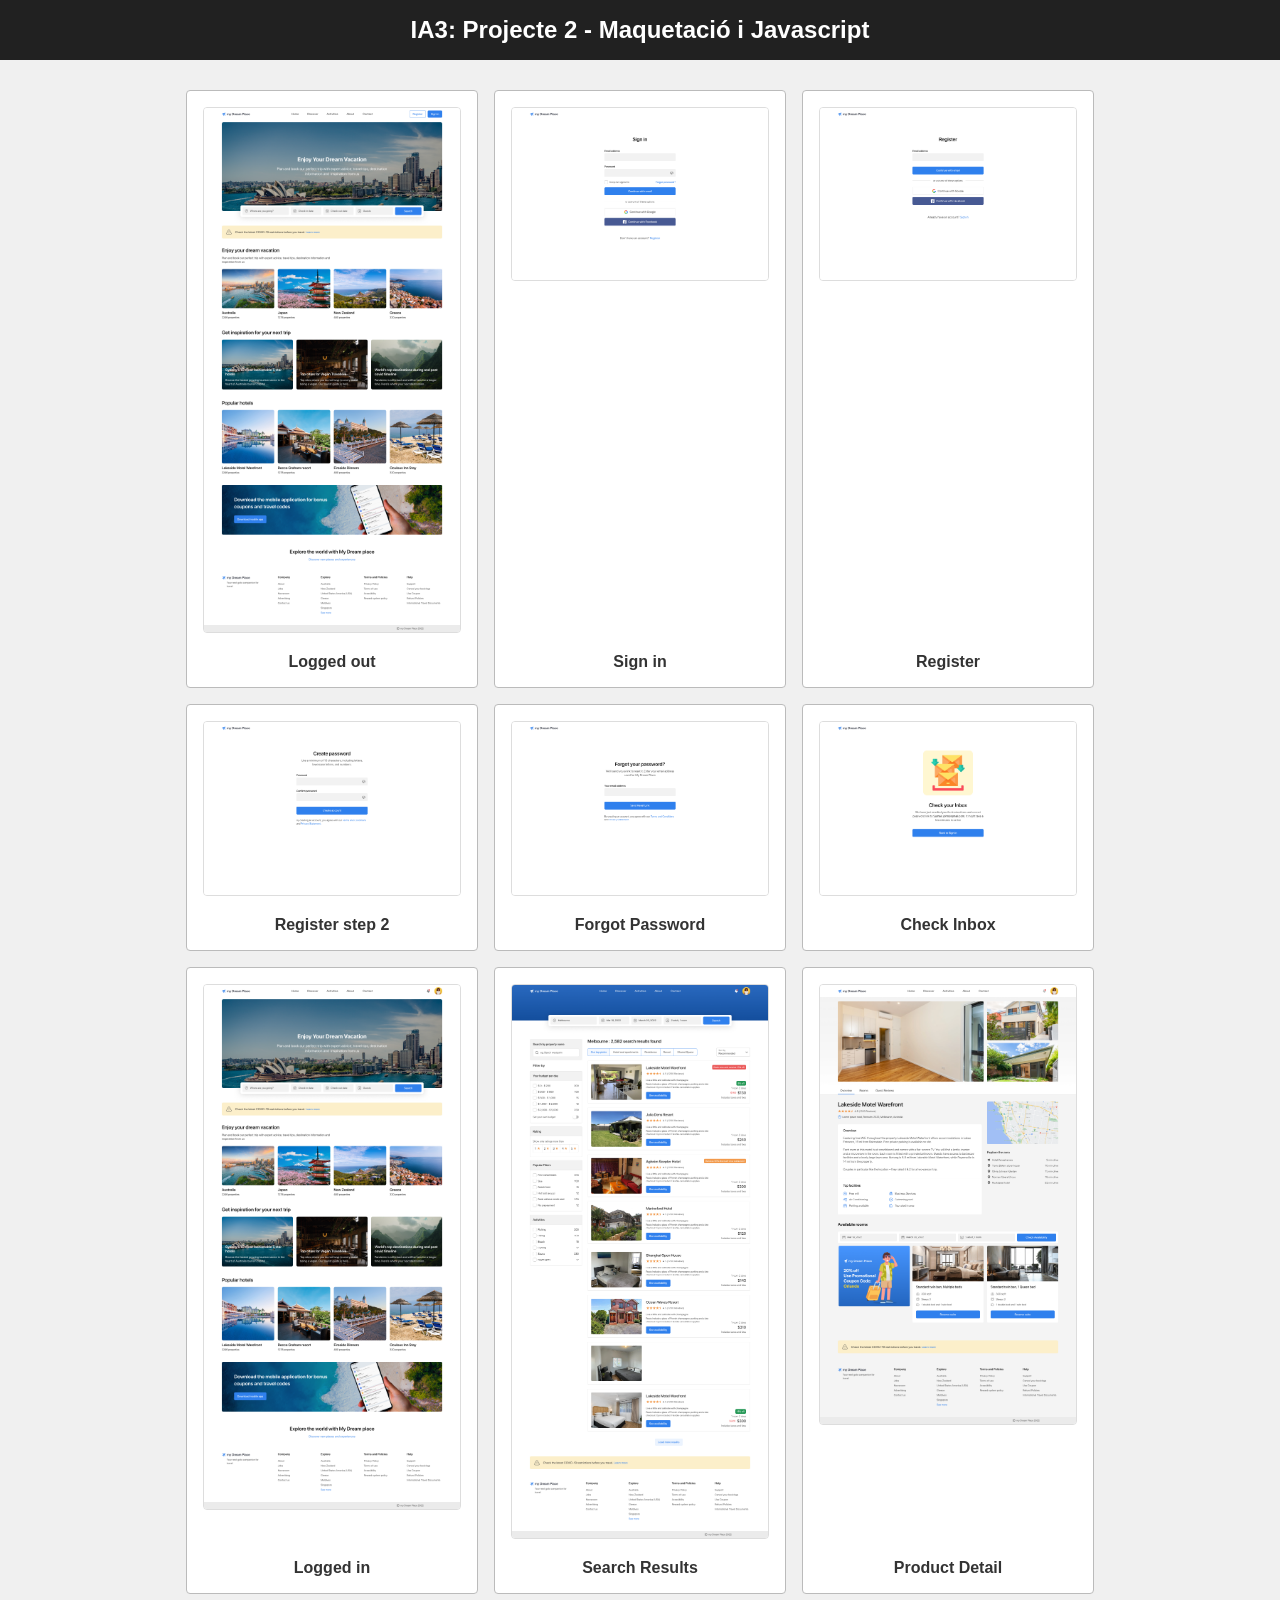
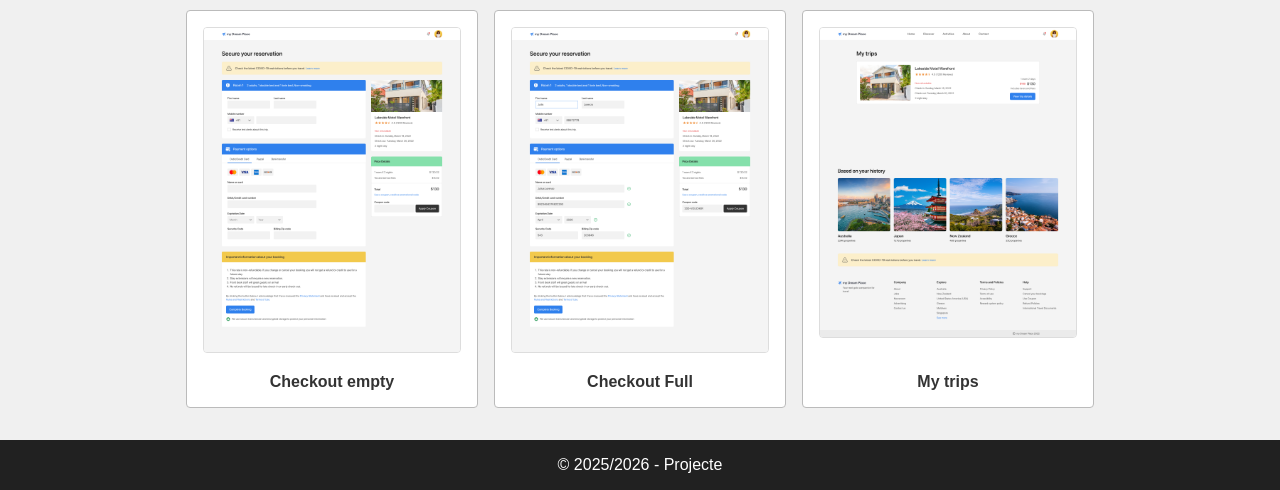
<file: index.html>
<!DOCTYPE html>
<html lang="ca">
	<head>
		<meta charset="UTF-8" />
		<title>Projecte Figma - Índex</title>
		<link rel="stylesheet" href="estilos.css"/>
	</head>
	<body>
		<header>
			<h2>IA3: Projecte 2 - Maquetació i Javascript</h2>
		</header>
        <main>
			<section class="tarjetas">
				<div class="tarjetas-item">
					<a href="paginas/sinsesion.html" target="_blank">
						<img src="/imagenes-pagina-principal/Wireframe_Homepage.png" alt="Sense sessió"/>
					</a>
					<h3>Logged out</h3>
				</div>

				<div class="tarjetas-item">
					<a href="paginas/sign.html" target="_blank">
						<img src="/imagenes-pagina-principal/signin.png" alt="Sign in"/>
					</a>
					<h3>Sign in</h3>
				</div>

				<div class="tarjetas-item">
					<a href="paginas/register.html" target="_blank">
						<img src="/imagenes-pagina-principal/register.png" alt="Register"/>
					</a>
					<h3>Register</h3>
				</div>

				<div class="tarjetas-item">
					<a href="paginas/password.html" target="_blank">
						<img src="/imagenes-pagina-principal/Registerstep2.png" alt="Register step 2"/>
					</a>
					<h3>Register step 2</h3>
				</div>

				<div class="tarjetas-item">
					<a href="/paginas/forgot.html" target="_blank">
						<img src="/imagenes-pagina-principal/Forgotpassword.png" alt="Forgot Password"/>
					</a>
					<h3>Forgot Password</h3>
				</div>

				<div class="tarjetas-item">
					<a href="paginas/inbox.html" target="_blank">
						<img src="/imagenes-pagina-principal/Checkinbox.png" alt="Check Inbox"/>
					</a>
					<h3>Check Inbox</h3>
				</div>

				<div class="tarjetas-item">
					<a href="paginas/principal.html" target="_blank">
						<img src="imagenes-pagina-principal/Wireframe_Homepage2.png" alt="Sessió iniciada"/>
					</a>
					<h3>Logged in</h3>
				</div>

				<div class="tarjetas-item">
					<a href="paginas/search.html" target="_blank">
						<img src="/imagenes-pagina-principal/SearchResults.png" alt="Search Results"/>
					</a>
					<h3>Search Results</h3>
				</div>

				<div class="tarjetas-item">
					<a href="paginas/product.html" target="_blank">
						<img src="/imagenes-pagina-principal/Productdetail.png" alt="Product Detail"/>
					</a>
					<h3>Product Detail</h3>
				</div>

				<div class="tarjetas-item">
					<a href="paginas/checkout1.html" target="_blank">
						<img src="imagenes-pagina-principal/Checkout.png" alt="Checkout empty"/>
					</a>
					<h3>Checkout empty</h3>
				</div>
				<div class="tarjetas-item">
					<a href="paginas/checkout2.html" target="_blank">
						<img src="imagenes-pagina-principal/CheckoutFull.png" alt="Checkout Full"/>
					</a>
					<h3>Checkout Full</h3>
				</div>
				<div class="tarjetas-item">
					<a href="paginas/mytrips.html" target="_blank">
						<img src="imagenes-pagina-principal/Mytrips.png" alt="My trips"/>
					</a>
					<h3>My trips</h3>
				</div>
			</section>
		</main>
		<footer>
			<p>&copy; 2025/2026 - Projecte</p>
		</footer>
	</body>
</html>
</file>
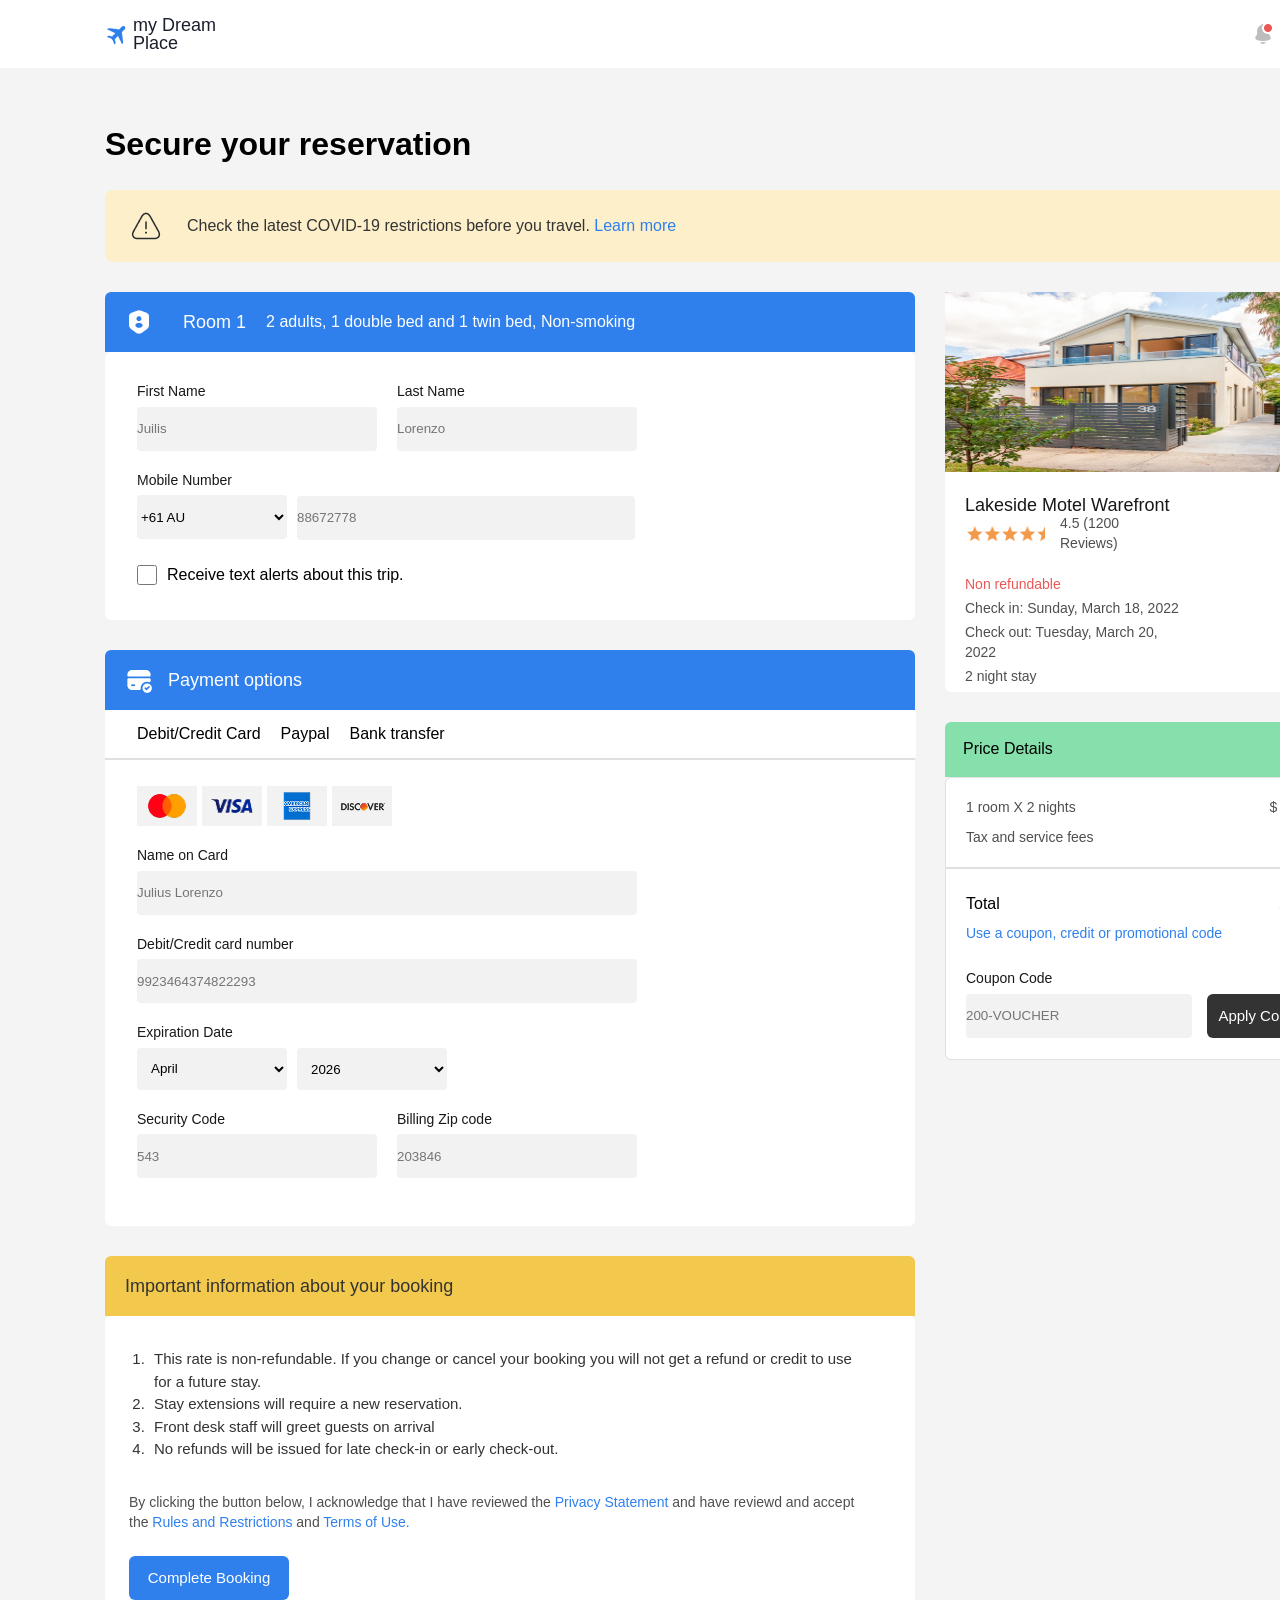
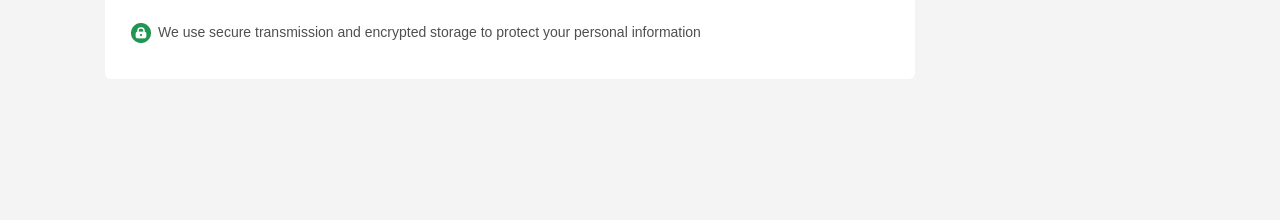
<file: paginas/checkout2.html>
<!DOCTYPE html>
    <html lang="en">
    <head>
        <meta charset="UTF-8">
        <meta name="viewport" content="width=device-width, initial-scale=1.0">
        <title>IA3 Projecte 2 - Maquetació i Javascript</title>
        <link rel="stylesheet" href="checkout1.css">
        <link href="https://fonts.cdnfonts.com/css/sf-pro-display" rel="stylesheet">
    </head>
    <body>
        <header>
            <nav class="navbar">
                <div class="imagenavion"><img src="/imagenes-pagina-principal/avion.png" alt="avion"><span class="aviontexto">my Dream Place</span></div>
                <div class="imagenesnav">
                    <img src="/imagenes-pagina-principal/notificacion2.png" alt="notification" class="notification">
                    <img src="/imagenes-pagina-principal/fotoperfil.png" alt="Foto de perfil" class="fotoperfil">
                </div>
            </nav>
            <div class="Subheader">
                <div class="Reserva">
                    <h2>Secure your reservation</h2>
                </div>
                <div class="aviso">
                        <img class="peligro" src="/imagenes-pagina-principal/exclamacion.png" alt="peligro">
                        <p>Check the latest COVID-19 restrictions before you travel.<span> Learn more</span></p>
                </div>
            </div>
        </header>
        <main>
            <div class="Parteizq">
                <div class="Room1">
                    <img src="/imagenes-pagina-principal/seguridad.png" alt="seguridad">
                    <span class="Room1span1">Room 1</span><span class="Room1span2">2 adults, 1 double bed and 1 twin bed, Non-smoking</span>
                </div>
                <div class="datos1">
                    <div class="separar_datos">
                        <div>
                            <label>
                                First Name
                                <input type="text" name="nombre" id="nombre" placeholder="Juilis">
                            </label>
                        </div>
                        <div class="nombree">
                            <label>
                                Last Name
                                <input type="text" name="apellido" id="apellido" placeholder="Lorenzo">
                            </label>
                        </div>
                    </div>
                    <div class="separar_datos2">
                        <div class="movil">
                            <label>
                                Mobile Number
                                <select name="telefono" id="telefono">
                                    <option value="n61">+61 AU</option>
                                    <option value="+1">+1 USA</option>
                                    <option value="+44">+44 UK</option>
                                </select>
                            </label>
                        </div>
                        <div class="vacio">
                            <input type="text" name="textovacio" id="textovacio" placeholder="88672778">
                        </div>
                    </div>
                    <div class="separar_datos3">
                        <div class="alinear_checkbox">
                            <input type="checkbox" id="alerta" name="alerta">
                            <span class="Receive">Receive text alerts about this trip.</span>
                        </div>
                    </div>
                </div>
                <div class="datos2">
                    <div class="opciones_pago">
                        <img src="/imagenes-pagina-principal/cartera.png" alt="cartera">
                        <span>Payment options</span>
                    </div>
                    <div class="opciones_bancarias">
                        <p>Debit/Credit Card</p>
                        <p>Paypal</p>
                        <p>Bank transfer</p>
                    </div>
                    <div class="linea"></div>
                    <div class="tipo_pagos">
                        <div class="debito">
                            <img src="/imagenes-pagina-principal/debito.png" alt="debito">
                        </div>
                        <div class="visa">
                            <img src="/imagenes-pagina-principal/visa.png" alt="visa">
                        </div>
                        <div class="american_express">
                            <img src="/imagenes-pagina-principal/americanexpress.png" alt="american_express">
                        </div>
                        <div class="discover">
                            <img src="/imagenes-pagina-principal/discover.png" alt="discover">
                        </div>
                    </div>
                    <div class="separacion">
                        <div class="Nombretarjeta">
                            <label for="nomtarjeta">Name on Card</label>
                            <div class="fila">
                                <input type="text" id="nomtarjeta" placeholder="Julius Lorenzo">
                            </div>
                        </div>
                        <div class="Ntarjeta">
                            <label>
                                Debit/Credit card number
                                <input type="text" name="numtarjeta" id="numtarjeta" placeholder="9923464374822293">
                            </label>
                        </div>
                        <div class="separar_datos2">
                            <div class="Fecha">
                                <label>
                                    Expiration Date
                                    <select name="Month">
                                        <option value="April">April</option>
                                        <option value="January">January</option>
                                        <option value="February">February</option>
                                        <option value="March">March</option>
                                        <option value="May">May</option>
                                        <option value="June">June</option>
                                        <option value="July">July</option>
                                        <option value="August">August</option>
                                        <option value="September">September</option>
                                        <option value="October">October</option>
                                        <option value="November">November</option>
                                        <option value="December">December</option>
                                    </select>
                                </label>
                            </div>
                            <div class="Fecha2">
                                <select name="Year">
                                    <option value="2026">2026</option>
                                    <option value="2030">2030</option>
                                    <option value="2029">2029</option>
                                    <option value="2028">2028</option>
                                    <option value="2027">2027</option>
                                </select>
                            </div>
                        </div>
                        <div class="separar_datos">
                            <div>
                                <label>
                                    Security Code
                                    <input type="text" name="seguridad" id="seguridad" placeholder="543">
                                </label>
                            </div>
                            <div>
                                <label>
                                    Billing Zip code
                                    <input type="text" placeholder="203846">
                                </label>
                            </div>
                        </div>
                    </div>
                </div>
                <div class="Info">
                    <strong>Important information about your booking</strong>
                </div>
                <div class="Informacion_compra">
                    <div class="Dentro_INFO">
                        <ul class="Puntos_info">
                            <li>This rate is non-refundable. If you change or cancel your booking you will not get a refund or credit to use for a future stay.</li>
                            <li>Stay extensions will require a new reservation.</li>
                            <li>Front desk staff will greet guests on arrival</li>
                            <li>No refunds will be issued for late check-in or early check-out.</li>
                        </ul>
                    </div>
                        <p>By clicking the button below, I acknowledge that I have reviewed the <span>Privacy Statement</span> and have reviewd and accept the <span>Rules and Restrictions</span> and <span>Terms of Use.</span></p>
                    <button class="afirmar_reserva"><a href="mytrips.html">Complete Booking</a></button>
                    <div class="separar_datos4">
                        <img src="/imagenes-pagina-principal/candado.png" alt="Candado">
                        <p>We use secure transmission and encrypted storage to protect your personal information</p>
                    </div>
                </div>
            </div>
            <div class="Parteder">
                <div class="Info_motel">
                    <img src="/imagenes-pagina-principal/LakeSideMotel.png" alt="LakeSideMotel">
                    <div class="Separacion2">
                        <strong class="LakeSideMotel">Lakeside Motel Warefront</strong>
                        <div class="Estrellas_opiniones">
                            <img src="/imagenes-pagina-principal/estrellas.png" alt="Estrellas">
                            <p>4.5 (1200 Reviews)</p>
                        </div>
                        <div class="Especificaciones">
                            <span>Non refundable</span>
                            <p>Check in: Sunday, March 18, 2022</p>
                            <p>Check out: Tuesday, March 20, 2022</p>
                            <p>2 night stay</p>
                        </div>
                    </div>
                </div>
                <div class="Detalles">
                    <strong>Price Details</strong>
                </div>
                <div class="Precios">
                    <div class="Estrellas_opiniones2">
                        <p>1 room X 2 nights</p>
                        <p>$ 120.32</p>
                    </div>
                    <div class="Estrellas_opiniones2">
                        <p>Tax and service fees</p>
                        <p>$ 8.32</p>
                    </div>
                    <div class="linea2"></div>
                    <div class="Estrellas_opiniones3">
                        <p>Total</p>
                        <span>$130</span>
                    </div>
                    <div class="Cupon">
                        <span>Use a coupon, credit or promotional code</span>
                    </div>
                    <div class="Estrellas_opiniones3">
                        <label>
                            Coupon Code
                            <input type="text" id="textocupon" name="textocupon" placeholder="200-VOUCHER">
                        </label>
                        <button class="Aplica_cupon">Apply Coupon</button>
                    </div>        
                </div>
            </div>
        </main>
    </body>
    </html>
</file>
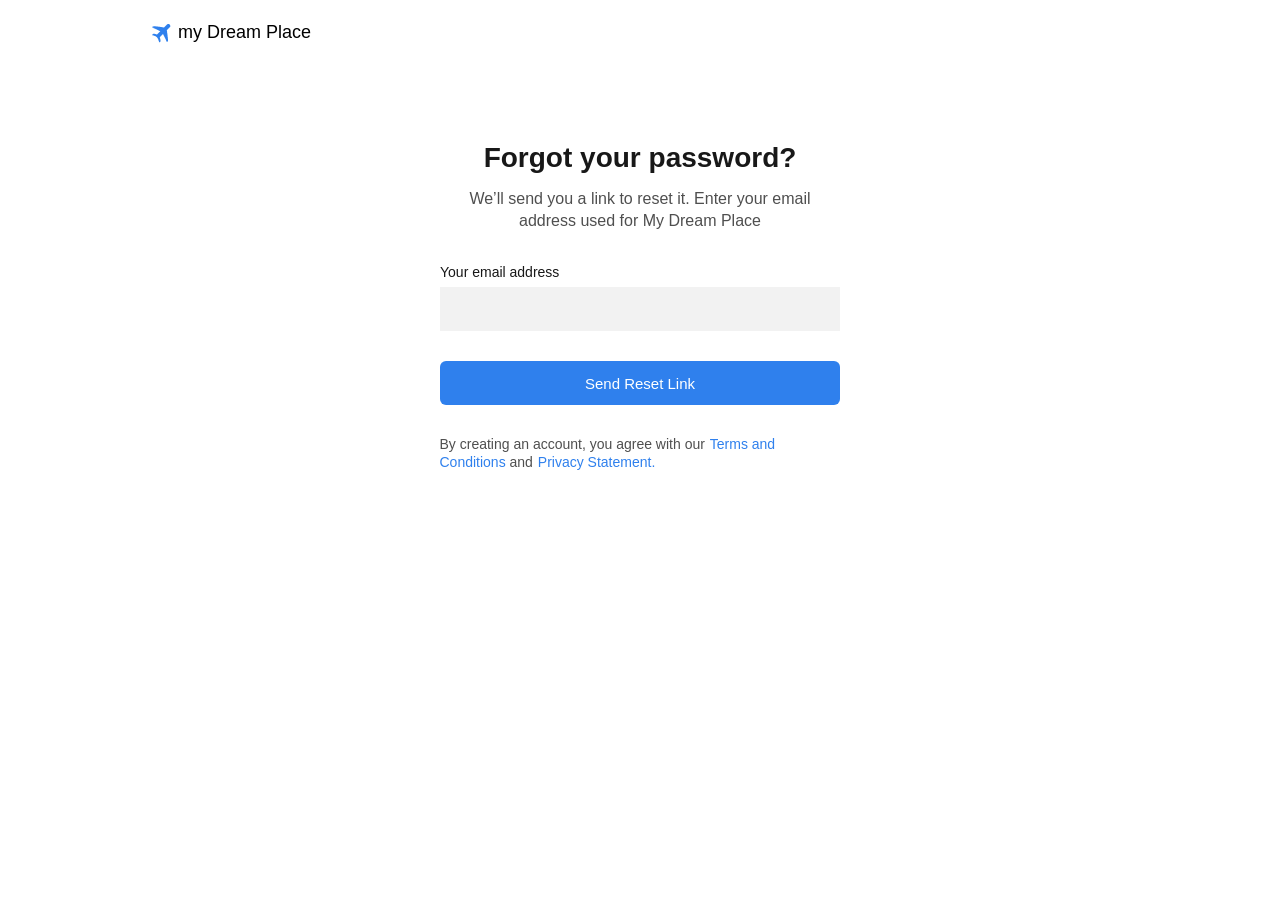
<file: paginas/forgot.html>
<!DOCTYPE html>
<html lang="en">
<head>
    <meta charset="UTF-8">
    <meta name="viewport" content="width=device-width, initial-scale=1.0">
    <title>Forgot your Password?</title>
    <link rel="stylesheet" href="forgot.css">
    <link href="https://fonts.cdnfonts.com/css/sf-pro-display" rel="stylesheet">
</head>
<body>
    <header class="encabezado">
        <img src="/imagenes-pagina-principal/avion.png" alt="avion"><span>my Dream Place</span></img>
    </header>

    <section class="contenedor_formulario">
        <h2>Forgot your password?</h2>
        <p>We’ll send you a link to reset it. Enter your email address used for My Dream Place</p>

        <form class="formulario">
            
            <label for="email">Your email address</label>
            <div class="grupo-email">
                <input type="email" id="email">
            </div>

            <button class="restablecer"><a href="inbox.html">Send Reset Link</a></button>

        </form>

    </section>

    <div class="centrarizquierda">
        <div class="terminos">
            By creating an account, you agree with our
            <span> Terms and Conditions</span>
            and
            <span>Privacy Statement.</span>
        </div>
    </div>

</body>
</html>
</file>
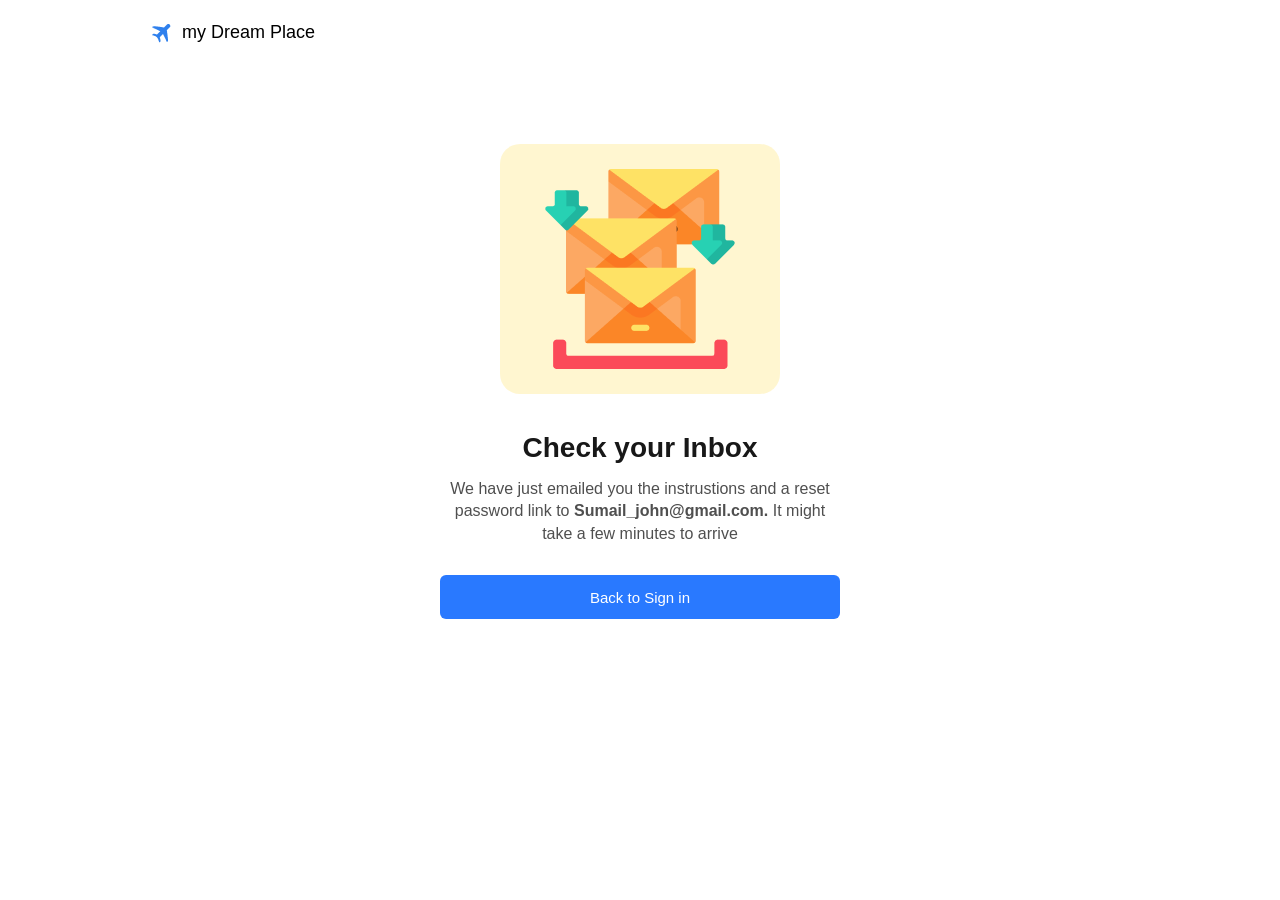
<file: paginas/inbox.html>
<!DOCTYPE html>
<html lang="en">
<head>
    <meta charset="UTF-8">
    <meta name="viewport" content="width=device-width, initial-scale=1.0">
    <title>Inbox</title>
    <link rel="stylesheet" href="inbox.css">
    <link href="https://fonts.cdnfonts.com/css/sf-pro-display" rel="stylesheet">
</head>
<body>
    <header class="encabezado">
        <img src="/imagenes-pagina-principal/avion.png" alt="avion"><span>my Dream Place</span></img>
    </header>

    <section class="contenedor_body">
        <div class="inbox">
            <img src="/imagenes-pagina-principal/inbox.png" alt="inbox">
        </div>
        <h2>Check your Inbox</h2>
        <p>We have just emailed you the instrustions and a reset password link to <strong>Sumail_john@gmail.com.</strong> It might take a few minutes to arrive</p>
        <button class="volver_a_iniciar"><a href="/paginas/sign.html">Back to Sign in</a></button> 

    </section>

</body>
</html>
</file>
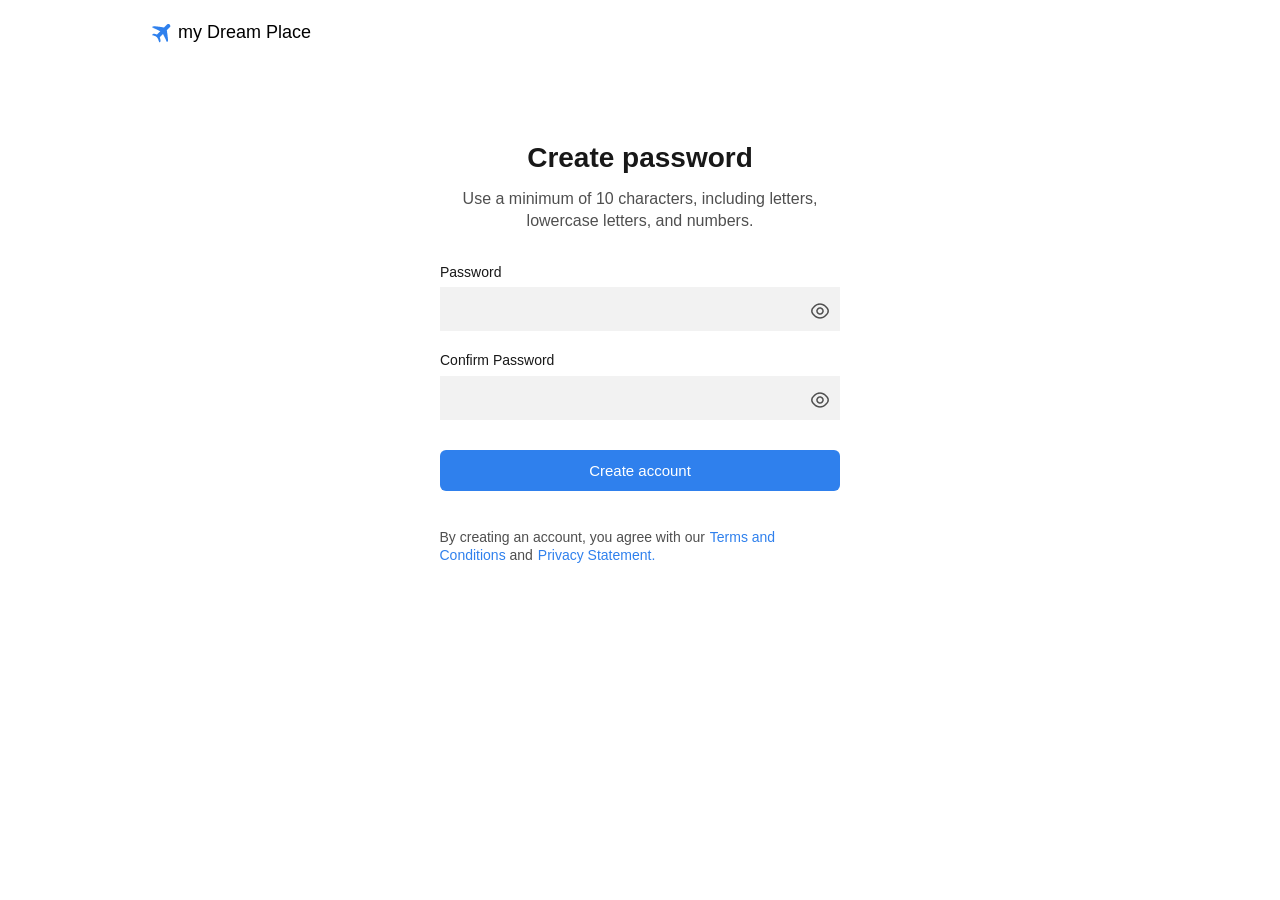
<file: paginas/password.html>
<!DOCTYPE html>
<html lang="en">
<head>
    <meta charset="UTF-8">
    <meta name="viewport" content="width=device-width, initial-scale=1.0">
    <title>Create Password</title>
    <link rel="stylesheet" href="password.css">
    <link href="https://fonts.cdnfonts.com/css/sf-pro-display" rel="stylesheet">
</head>
<body>
    <header class="encabezado">
        <img src="/imagenes-pagina-principal/avion.png" alt="avion"><span>my Dream Place</span></img>
    </header>

    <section class="contenedor_formulario">
        <h2>Create password</h2>
        <p>Use a minimum of 10 characters, including letters, lowercase letters, and numbers.</p>

        <form class="formulario">
            
            <label for="password">Password</label>
            <div class="grupo-password1">
                <input type="password" id="password">
                <img src="/imagenes-pagina-principal/ojo.png" alt="ojo">
            </div>
            <label for="password">Confirm Password</label>
            <div class="grupo-password2">
                <input type="password" id="password"> <img src="/imagenes-pagina-principal/ojo.png" alt="ojo"></img>
            </div>

            <button class="crearcuenta"><a href="principal.html">Create account</a></button>

        </form>

    </section>

    <div class="centrarizquierda">
        <div class="terminos">
            <p>By creating an account, you agree with our
            <span> Terms and Conditions</span>
            and
            <span>Privacy Statement.</span></p>
        </div>
    </div>

</body>
</html>
</file>
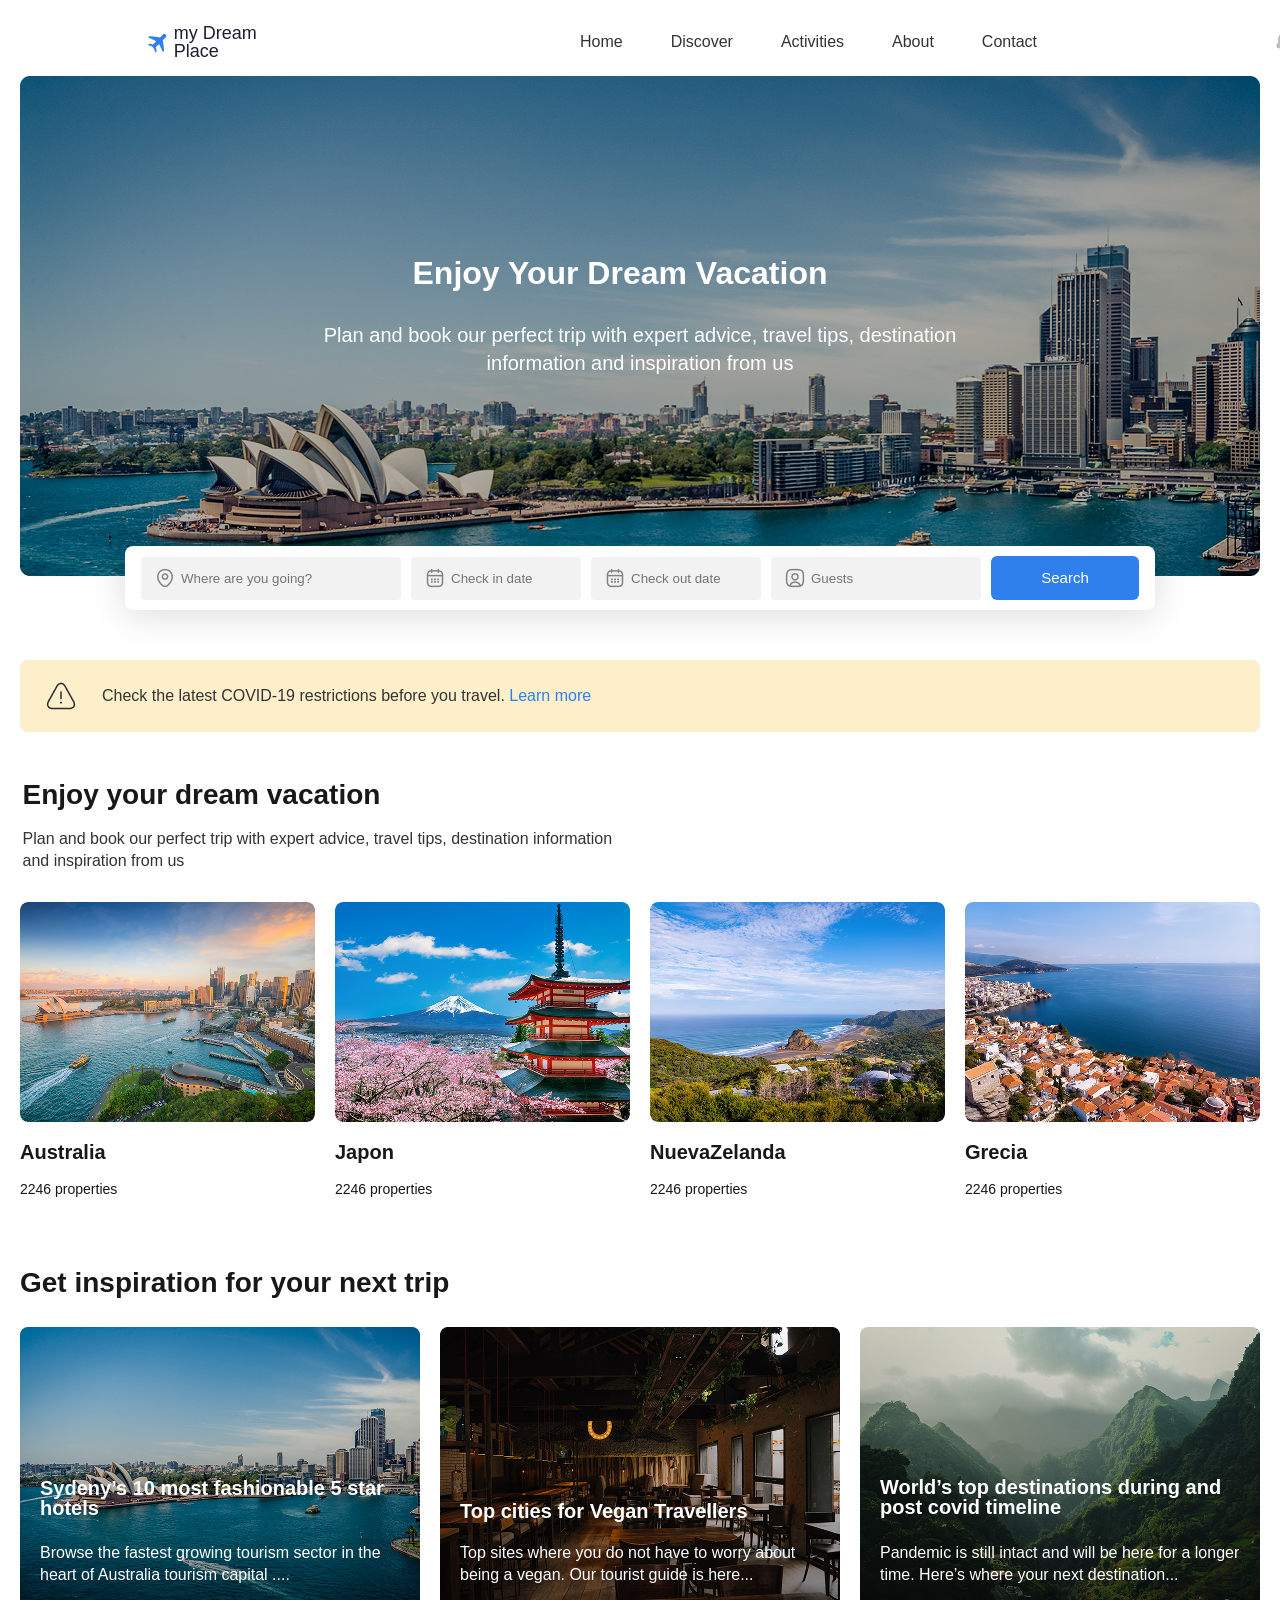
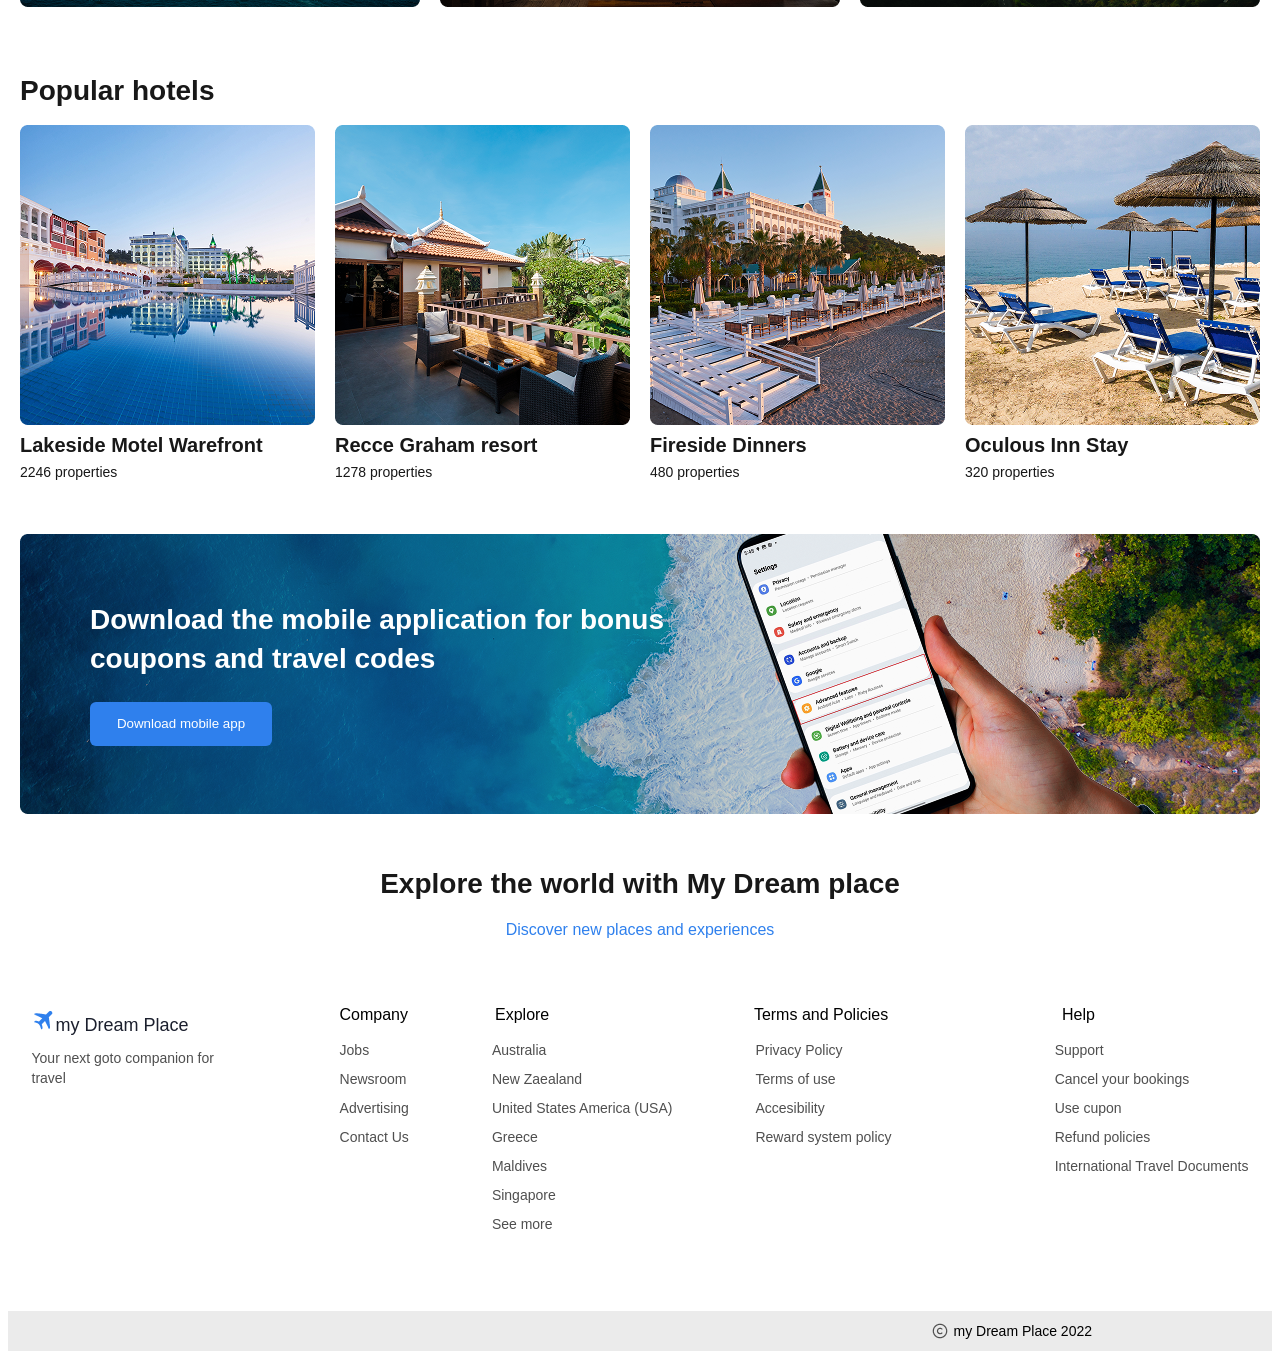
<file: paginas/principal.html>
<!DOCTYPE html>
<html lang="en">
<head>
    <meta charset="UTF-8">
    <meta name="viewport" content="width=device-width, initial-scale=1.0">
    <title>IA3 Projecte 2 - Maquetació i Javascript</title>
    <link rel="stylesheet" href="principal.css">
    <link href="https://fonts.cdnfonts.com/css/sf-pro-display" rel="stylesheet">
</head>
<body>
    <header>
        <nav class="navbar">
            <div class="imagenavion"><img src="/imagenes-pagina-principal/avion.png" alt="avion"><span class="aviontexto">my Dream Place</span></div>
            <div class="Listanav">
                <ul>
                    <li>Home</li>
                    <li>Discover</li>
                    <li>Activities</li>
                    <li>About</li>
                    <li>Contact</li>
                </ul>
            </div>
            <div class="perfil">
                <img src="/imagenes-pagina-principal/notificacion2.png" alt="notification" class="notification">
                <img src="/imagenes-pagina-principal/fotoperfil.png" alt="Foto de perfil" class="fotoperfil">
            </div>
        </nav>
        <div class="Vacaciones"><img src="/imagenes-pagina-principal/sydney-harbor-front.png" alt="Vacaciones">
            <div class="textoblanco">
                <h2 class="Vacaciones-texto">Enjoy Your Dream Vacation</h2>
                <p class="Vacaciones-parrafo">Plan and book our perfect trip with expert advice, travel tips, destination information and  inspiration from us</p>
             </div>
        </div>
        <div class="formulario_vacaciones">
            <input type="text" placeholder="Where are you going?"   class="dondevas"><img src="/imagenes-pagina-principal/location.png" alt="localizacion"    class="localizacion">
            <input type="text" placeholder="Check in date"  class="fechainicial"><img src="/imagenes-pagina-principal/calendario.png" alt="calendario"    class="calendario1">
            <input type="text"  placeholder="Check out date"    class="fechafinal"><img src="/imagenes-pagina-principal/calendario.png" alt="calendario2" class="calendario2">
            <input type="number"    placeholder="Guests"    class="Invitados"><img src="/imagenes-pagina-principal/user.png" alt="Usuario" class="Usuario">
            <button class="Busqueda"><a href="/paginas/search.html">Search</a></button>
        </div>
        <div class="aviso">
            <img class="peligro" src="/imagenes-pagina-principal/exclamacion.png" alt="peligro">
            <p>Check the latest COVID-19 restrictions before you travel.<span> Learn more</span></p>
        </div>
    </header>
    <main class="contenedor_body">
        <div class="Descriptivo">
            <h1 class="Enjoy">Enjoy your dream vacation</h1>
            <p class="pdescriptiva">Plan and book our perfect trip with expert advice, travel tips, destination information and  inspiration from us</p>
        </div>
        <div class="Paises">
            <div class="Fotos">
                <img src="/imagenes-pagina-principal/Australia.png" alt="Autralia">
                <img src="/imagenes-pagina-principal/Japon.png" alt="Japon">
                <img src="/imagenes-pagina-principal/NuevaZelanda.png" alt="NuevaZelanda">
                <img src="/imagenes-pagina-principal/Grecia.png" alt="Grecia">
            </div>
        </div>
        <div class="Paises_textos">
            <div class="Australia">
                <strong>Australia</strong>
                <p>2246 properties</p>
            </div>
            <div class="Japon">
                <strong>Japon</strong>
                <p>2246 properties</p>
            </div>
            <div class="NuevaZelanda">
                <strong>NuevaZelanda</strong>
                <p>2246 properties</p>
            </div>
            <div class="Grecia">
                <strong>Grecia</strong>
                <p>2246 properties</p>
            </div>  
        </div>
        <div class="inspiracion">
            <strong>Get inspiration for your next trip<strong>
            <div class="turismo">
                <div class="contenedor_inspiracion">
                    <img src="/imagenes-pagina-principal/sydney.png" alt="sydney_turismo">
                    <div class="sydney">
                        <h2>Sydeny’s 10 most fashionable 5 star hotels</h2>
                        <p>Browse the fastest growing tourism sector in the heart of Australia tourism capital ....</p>
                    </div>
                </div>
                <div class="contenedor_inspiracion">
                    <img src="/imagenes-pagina-principal/vegan.png" alt="vegan travel">
                    <div class="vegan">
                        <h2>Top cities for Vegan Travellers</h2>
                        <p>Top sites where you do not have to worry about being a vegan. Our tourist guide is here...</p>
                    </div>
                </div>
                <div class="contenedor_inspiracion">
                    <img src="/imagenes-pagina-principal/montaña.png" alt="montaña">
                    <div class="montaña">
                        <h2>World’s top destinations during and post covid timeline</h2>
                        <p>Pandemic is still intact and will be here for a longer time. Here’s where your next destination...</p>
                    </div>
                </div>
            </div>
        </div>
        <div class="Hoteles">
            <strong class="stronghotel">Popular hotels</strong>
            <div class="populares">
                <img src="/imagenes-pagina-principal/Lakeside.png" alt="Lakeside">
                <img src="/imagenes-pagina-principal/Recce.png" alt="Recce">
                <img src="/imagenes-pagina-principal/Fireside.png" alt="Fireside">
                <img src="/imagenes-pagina-principal/Oculous.png" alt="Oculous">
            </div>
            <div class="Hoteles_textos">
                <div class="Lakeside">
                    <strong>Lakeside Motel Warefront</strong>
                    <p>2246 properties</p>
                </div>
                <div class="Recce">
                    <strong>Recce Graham resort</strong>
                    <p>1278 properties</p>
                </div>
                <div class="Fireside">
                    <strong>Fireside Dinners</strong>
                    <p>480 properties</p>
                </div>
                <div class="Oculous">
                    <strong>Oculous Inn Stay</strong>
                    <p>320 properties</p>
                </div>
            </div>
        </div>
        <div class="playa">
            <img src="/imagenes-pagina-principal/Oceano.png" alt="Oceano" class="Oceano" ><img src="/imagenes-pagina-principal/movil.png" alt="movil" class="movil">
            <div class="aplicacion">
                <h2>Download the mobile application for bonus coupons and travel codes</h2>
                <button>Download mobile app</button>
            </div>
        </div>
        <div class="Explore">
            <strong>Explore the world with My Dream place</strong>
            <p>Discover new places and experiences</p>
        </div>
        <div class="Info">
            <div class="Viajar">
                <img src="/imagenes-pagina-principal/avion.png" alt="avion" class="avion"><span>my Dream Place</span>
                <p>Your next goto companion for travel</p>
            </div>
            <div class="Compañia">
                <strong>Company</strong>
                <ul class="infoextra">
                    <li>Jobs</li>
                    <li>Newsroom</li>
                    <li>Advertising</li>
                    <li>Contact Us</li>
                </ul>
            </div>
            <div class="Explorar">
                <strong>Explore</strong>
                <ul class="infoextra">
                    <li>Australia</li>
                    <li>New Zaealand</li>
                    <li>United States America (USA)</li>
                    <li>Greece</li>
                    <li>Maldives</li>
                    <li>Singapore</li>
                    <li>See more</li>
                </ul>
            </div>
            <div class="Terminos">
                <strong>Terms and Policies</strong>
                <ul class="infoextra">
                    <li>Privacy Policy</li>
                    <li>Terms of use</li>
                    <li>Accesibility</li>
                    <li>Reward system policy</li>
                </ul>
            </div>
            <div class="Ayuda">
                <strong>Help</strong>
                <ul class="infoextra">
                    <li>Support</li>
                    <li>Cancel your bookings</li>
                    <li>Use cupon</li>
                    <li>Refund policies</li>
                    <li>International Travel Documents</li>
                </ul>
            </div>
        </div>
    </main>
    <footer>
        <div class="footer_contenedor">
            <img src="/imagenes-pagina-principal/copyright.png" alt="copyright"><span>my Dream Place 2022</span>
        </div>
    </footer>
</body>
</html>
</file>
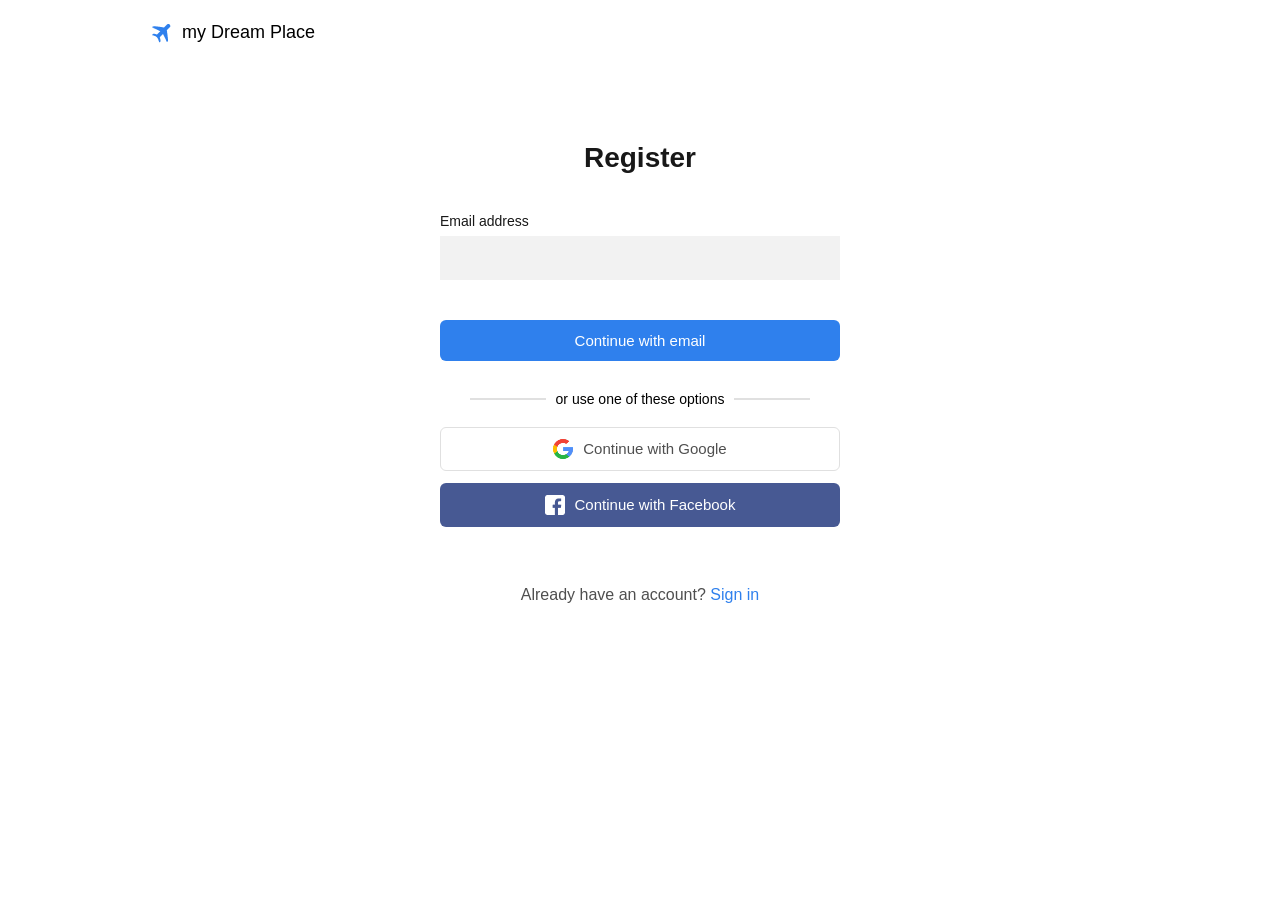
<file: paginas/register.html>
<!DOCTYPE html>
<html lang="en">
<head>
    <meta charset="UTF-8">
    <meta name="viewport" content="width=device-width, initial-scale=1.0">
    <title>Register</title>
    <link rel="stylesheet" href="register.css">
</head>
<body>

    <header class="encabezado">
        <img src="/imagenes-pagina-principal/avion.png" alt="avion"><span>my Dream Place</span></img>
    </header>

    <section class="contenedor_formulario">
        <h2>Register</h2>

        <form class="formulario">
            <div class="grupo_email">
                <label for="email">Email address</label>
                <input type="email" id="email" class="regis_email">
            </div>

            <button class="contemail"><a href="password.html">Continue with email</a></button>

            <div class="textolineal">
                <span></span> or use one of these options <span></span>
            </div>

            <button class="contgoogle">
                <img src="/imagenes-pagina-principal/logogoogle.png" alt="LogoGoogle">Continue with Google</img>
            </button>

            <button class="contfacebook">
                <img src="/imagenes-pagina-principal/facebook.png" alt="LogoFacebook">Continue with Facebook</img>
            </button>

        </form>

        <p class="tienescuenta">Already have an account?<a href="sign.html"> Sign in</a></p>
    </section>

</body>
</html>

</body>
</html>
</file>
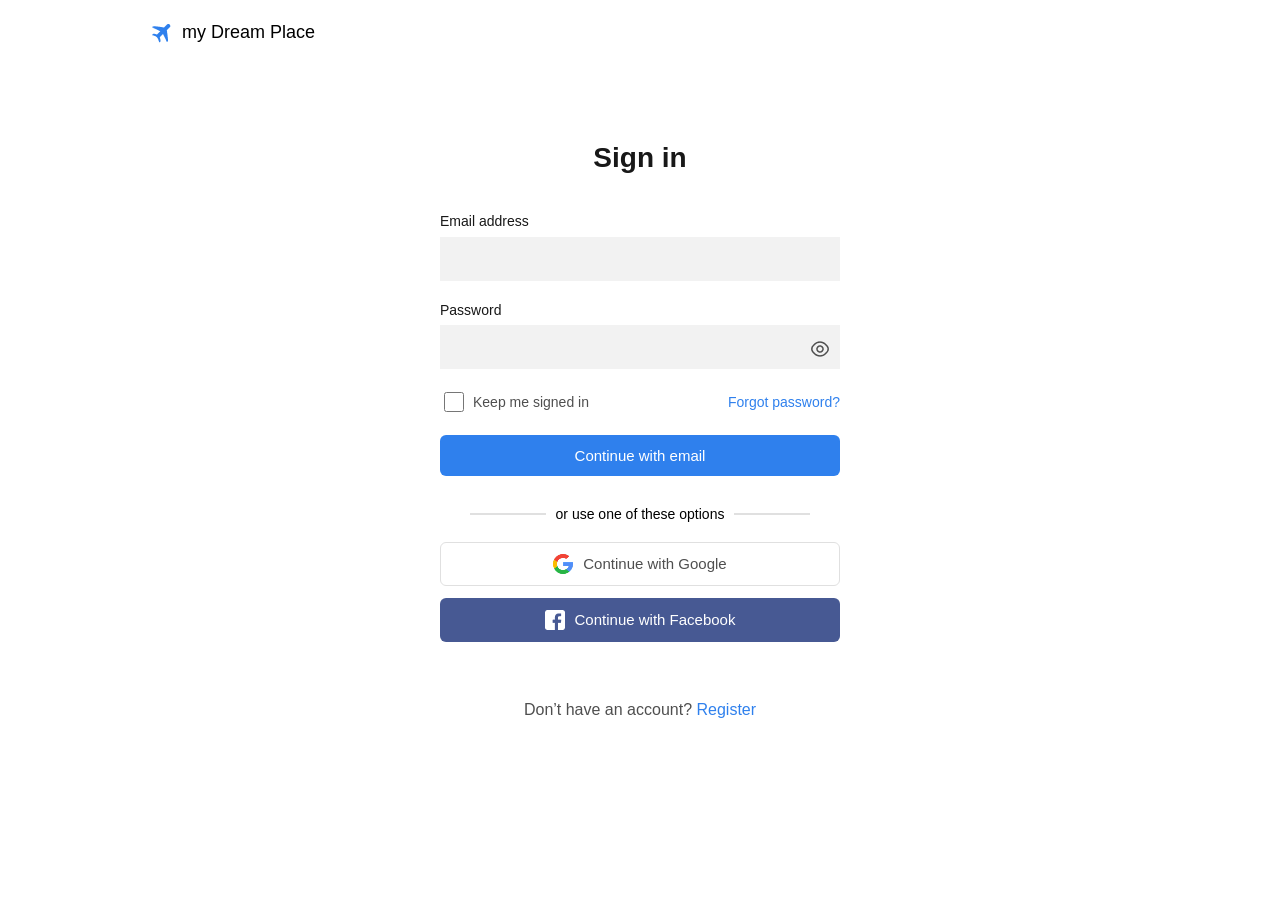
<file: paginas/sign.html>
<!DOCTYPE html>
<html lang="es">
<head>
    <meta charset="UTF-8">
    <meta name="viewport" content="width=device-width, initial-scale=1.0">
    <title>Iniciar sesión</title>
    <link rel="stylesheet" href="sign.css">
    <link href="https://fonts.cdnfonts.com/css/sf-pro-display" rel="stylesheet">
</head>
<body>

    <header class="encabezado">
        <img src="/imagenes-pagina-principal/avion.png" alt="avion"><span>my Dream Place</span></img>
    </header>

    <section class="contenedor_formulario">
        <h2>Sign in</h2>

        <form class="formulario">
            
            <label for="email">Email address</label>
            <input type="email" id="email">

            <label for="password">Password</label>
            <div class="grupo-password">
                <input type="password" id="password"> <img src="/imagenes-pagina-principal/ojo.png" alt="ojo"></img>
            </div>

            <div class="opciones">
                <label><input type="checkbox"><span class="texto_opcion">Keep me signed in</span></label>
                <span class="forgotpassword"><a href="forgot.html">Forgot password?</a></span>
            </div>

            <button class="contemail"><a href="principal.html">Continue with email</a></button>

            <div class="textolineal">
                <span></span> or use one of these options <span></span>
            </div>

            <button class="contgoogle">
                <img src="/imagenes-pagina-principal/logogoogle.png" alt="LogoGoogle">Continue with Google</img>
            </button>

            <button class="contfacebook">
                <img src="/imagenes-pagina-principal/facebook.png" alt="LogoFacebook">Continue with Facebook</img>
            </button>

        </form>

        <p class="registrarse">Don’t have an account? <a href="register.html">Register</a></p>
    </section>

</body>
</html>
</file>
<file: estilos.css>
* {
    margin: 0;
    padding: 0;
    box-sizing: border-box;
  }
  
  body {
    
    font-family: Arial, sans-serif;
    background-color: #f0f0f0;
    color: #333;
    margin: 0;
    padding: 0;
    display: flex;
    flex-direction: column;
  }
  
  header {
    background-color: #212121;
    color: #fff;
    padding: 1rem;
    text-align: center;
    width: 100%;
    margin-bottom: 30px;
  }
  
  header h1 {
    font-size: 1.8rem;
    margin: 0;
    margin-bottom: 20px;
  }
  main{
    max-width: 1200px;
    margin: 0 auto;
    display: flex;
    flex-direction: column;
    align-items: center;
    justify-content: center;
  }
  .introduccion {
    margin: 1.5rem auto;
    padding: 0 1rem;
  }
  
  .introduccion p {
    margin-bottom: 1rem;
    line-height: 1.5;
  }
  
  .tarjetas {
    display: flex;
    flex-wrap: wrap;
    justify-content: center;
    gap: 1rem;
    max-width: 1200px;
    margin: 0 auto 2rem auto;
    padding: 0 1rem;
  }
  
  .tarjetas-item {
    background-color: #fff;
    display: flex;
    flex-direction: column;
    justify-content: space-between;
    width: 25%;
    border-radius: 4px;
    text-align: center;
    padding: 1rem;
    border: 1px solid #bbb;
  }
  
  .tarjetas-item:hover {
    box-shadow: 0 2px 8px rgba(0, 0, 0, 0.2);
  }
  
  .tarjetas-item img {
    width: 100%;
    height: auto;
    border-radius: 4px;
    margin-bottom: 0.5rem;
    border: 1px solid #ddd;
  }
  
  .tarjetas-item h3 {
    margin-top: 0.5rem;
    font-size: 1rem;
  }
  
  .tarjetas-item a {
    text-decoration: none;
    color: inherit;
  }
  
  footer {
    background-color: #212121;
    color: #fff;
    text-align: center;
    padding: 1rem;
  }
</file>
<file: paginas/checkout1.css>
* {
    box-sizing: border-box;
    margin: 0;
    padding: 0;
}

body {
    font-family: 'SF Pro Display',sans-serif;
    background: #F4F4F4;
}

.navbar {
    display: flex;
    justify-content: space-between;
    align-items: center;
    width: 1440px;
    height: 68px;
    margin: 0 auto;
    background-color: #FFFFFF;
    padding-left: 105px;

}


.imagenavion {
    width: 159px;
    height: 24px;
    display: flex;
    align-items: center;
    gap: 4px;
    font-family: 'SF Pro Display', sans-serif;
    font-weight: 500;
    font-size: 18px;
}

.imagenavion-img {
    width: 24px;
    height: 24px;
    opacity: 1;
}

.aviontexto {
    font-family: 'SF Pro Display',sans-serif;
    font-weight: 500;
    font-style: Medium;
    font-size: 18px;
    line-height: 100%;
    letter-spacing: 2%;
    color: #1B1F2D;
}

.imagenesnav {
    display: flex;
    gap: 16px;
    margin-right: 105px;
}

.notification {
    width: 24px;
    height: 24px;
    margin-top: 10px;
}

.fotoperfil {
    width: 44px;
    height: 44px;
}

.aviso {
    display: flex;
    align-items: center;
    justify-content: start;  
    width: 1240px;
    height: 72px;
    border-radius: 8px;
    background-color: #FCEFCA;
    font-weight: 400;
    font-style: Regular;
    font-size: 16px;
    line-height: 140%;
    letter-spacing: 2%;
    color: #333333;
    padding-left: 25px;
    gap: 25px;
    margin-bottom: 30px;
}

.aviso span {
    color: #2F80ED;
}

.peligro {  
    width: 32px;
    height: 32px;
}

main {
    width: 1440px;
    padding-left: 105px;
    margin: 0 auto;
    display: flex;
    gap: 30px;
}

.Subheader {
    width: 1440px;
    padding-left: 105px;
    margin: 0 auto;
}


.Reserva {
    padding-top: 60px;
    padding-bottom: 30px;
}

.Reserva h2{
    font-weight: 600;
    font-style: Semibold;
    font-size: 32px;
    line-height: 100%;
    letter-spacing: 1%;
    vertical-align: middle;
}

.Room1 {
    display: flex;
    justify-content: flex-start;
    align-items: center;
    width: 810px;
    height: 60px;
    border-top-left-radius: 6px;
    border-top-right-radius: 6px;
    background-color: #2F80ED;
    padding-left: 20px;
}

.Room1span1, .Room1span2, .opciones_pago span, .Info strong {
    font-weight: 500;
    font-style: Medium;
    font-size: 18px;
    line-height: 24px;
    letter-spacing: 1%;
    color: #FFFFFF;
    padding-left: 20px;
}

.Room1 img, .opciones_pago img {
    width: 28px;
    height: 28px;
    margin-right: 10px;
}

.Room1span2 {
    font-size: 16px;
}

.datos1 {
    width: 810px;
    height: 268px;
    border-radius: 6px;
    background-color: #FFFFFF;
    padding: 30px 32px;
    margin-bottom: 30px;
}

label, .Cupon {
    font-weight: 500;
    font-style: Medium;
    font-size: 14px;
    line-height: 140%;
    letter-spacing: 2%;
    color: #181818;
    font-family: 'SF Pro Display',sans-serif;
}

input[type="text"] {
    display: block;
    width: 240px;
    height: 44px;
    border-radius: 4px;
    gap: 10px;
    background: #F2F2F2;
    border:none;
    margin-top: 5px;
}

.separar_datos, .separar_datos2, .separar_datos4 {
    display: flex;
    gap: 20px;
} 

.separar_datos2 {
    gap: 10px;
}

.movil, .vacio {
    margin-top: 20px;
}

.vacio {
    margin-top: 40px;
}

.vacio input[type="text"] {
    width: 338px;
    height: 44px;
}

.alinear_checkbox {
    display: flex;
    align-items: center;
    gap: 10px;
}


#telefono {
    display: block;
    width: 150px;
    height: 44px;
    border-radius: 4px;
    gap: 10px;
    background: #F2F2F2;
    border:none;
    margin-top: 5px;
    gap: 5px;
}

#alerta {
    width: 20px;
    height: 20px;
    border-radius: 5px;
    border-width: 1px;
    border: none;
    border: 1px solid #BDBDBD;
}

.separar_datos3 {
    display: flex;
    justify-content: flex-start;
    align-items: center;
    margin-top: 25px;
}

.opciones_pago {
    display: flex;
    align-items: center;
    width: 810px;
    height: 60px;
    border-top-left-radius: 6px;
    border-top-right-radius: 6px;
    background-color: #2F80ED;
    padding-left: 20px;
    gap: 0px;
}

.opciones_pago span {
    padding-left: 5px;
}

.opciones_bancarias {
    display: flex;
    align-items:center;
    justify-content: flex-start;
    padding-left: 32px;
    width: 811px;
    height: 48px;
    background-color: #FFFFFF;
    gap: 20px;
}

.linea, .linea2 {
    width: 810px;
    height: 0px;
    border-width: 1px;
    border: 1px solid #E0E0E0;
    margin-left: 0px;
}

.linea2 {
    display: flex;
    margin-top: 20px;
    width: 400px;
    margin-left: -20px;
}

.tipo_pagos {
    display: flex;
    align-items: center;
    justify-content: flex-start;
    gap: 5px;
    padding-left: 32px;
    padding-top: 26px;
}

.datos2 {
    width: 810px;
    height: 576px;
    border-radius: 6px; 
    background-color: #FFFFFF;
}

.debito, .visa, .american_express, .discover {
    display: flex;
    align-items: center;
    justify-content: center;
    width: 60px;
    height: 40px;
    background-color: #F2F2F2;
}

.debito img {
    width: 42.67px;
    height: 24px;
}

.visa img {
    width: 42.91px;
    height: 24px;
}

.american_express img {
    width: 34px;
    height: 30px;
}

.discover img {
    width: 53px;
    height: 19px;
}

.Nombretarjeta , .Fecha {
    margin-top: 20px;
    margin-bottom: 20px;
}

.separacion {
    padding-left: 32px;
}   

#nomtarjeta, #numtarjeta {
    width: 500px;
}

.Fecha select, .Fecha2 select {
    display: block;
    width: 150px;
    height: 42px;
    border-radius: 4px;
    gap: 10px;
    background: #F2F2F2;
    border:none;
    margin-top: 5px;
    gap: 5px;
    padding-left: 10px;
}

.Fecha2 {
    margin-top: 40px;
}

.Info {
    display: flex;
    align-items: center;
    width: 810px;
    height: 60px;
    border-top-left-radius: 6px;
    border-top-right-radius: 6px;
    background-color: #F2C94C;
    margin-top: 30px;
}

.Info strong {
    color: #333333;
    line-height: 24px;
}

.Informacion_compra {
    width: 810px;
    height: 363px;
    border-radius: 6px;
    background-color: #FFFFFF;
    padding-left: 24px;
    padding-right: 60px;
    margin-bottom: 141px;
}

.Dentro_INFO {
    width: 762px; 
    height: 115px;
    padding-left: 20px;
    margin-bottom: 62px;
}

.Puntos_info {
    padding-top: 32px;
}

.Puntos_info li {
    list-style-type: decimal;
    padding-left: 5px;
    font-weight: 400;
    font-style: Regular;
    font-size: 15px;
    line-height: 150%;
    letter-spacing: 2%;
    color: #333333;
    padding-right: 24px;
}

.Informacion_compra p, .Informacion_compra span {
    font-weight: 400;
    font-style: Regular;
    font-size: 14px;
    line-height: 140%;
    letter-spacing: 2%;
    color: #4F4F4F;
}

.Informacion_compra span {
    color:#2F80ED;
}

.afirmar_reserva {
    width: 160px;
    height: 44px;
    gap: 10px;
    border-radius: 6px;
    margin-top: 24px;
    background-color: #2F80ED;
    color: #FFFFFF;
    border:none;
    cursor: pointer;
    font-weight: 500;
    font-style: Medium;
    font-size: 15px;
    line-height: 20px;
    letter-spacing: 2%;
    margin-bottom: 21px;
}

.separar_datos4 {
    gap: 5px;
    justify-content: flex-start;
    align-items: center;
}

.Parteizq {
    width: 810px;
    display: flex;
    flex-direction: column;
}

.Parteder {
    width: 400px;
    display: flex;
    flex-direction: column;
}

.Info_motel {
    width: 400px;
    height: 400px;
    border-radius: 6px;
    background-color: #FFFFFF;
}

.Info_motel img {
    width: 400px;
    height: 180px;
}

.Separacion2 {
    padding-left: 20px;
}

.LakeSideMotel {
    display: block;
    font-weight: 500;
    font-style: Medium;
    font-size: 18px;
    line-height: 100%;
    letter-spacing: 1%;
    padding-bottom: 10px;
    padding-top: 20px;
    color: #181818;
}

.Estrellas_opiniones {
    display: flex;
    align-items: center;
    gap: 15px;
    width: 214px;
    height: 20px;
    padding: 0 auto;
    margin-bottom: 10px;
}

.Estrellas_opiniones2, .Estrellas_opiniones3 {
    display: flex;
    align-items: center;
    justify-content: space-between;
    gap: 15px;
    padding: 0 auto;
    margin-bottom: 10px;
}

.Estrellas_opiniones2{
    vertical-align: none;
    line-height: 20px;
    letter-spacing: 1%;
}

.Estrellas_opiniones3 {
    margin-top: 25px;
    margin-bottom: 10px;
}

.Estrellas_opiniones3 p {
    font-weight: 500;
    font-style: Medium;
    font-size: 16px;
    line-height: 100%;
    letter-spacing: 1%;
}

.Estrellas_opiniones3 span {
    font-weight: 600;
    font-style: Semibold;
    font-size: 20px;
    line-height: 100%;
    letter-spacing: 1%;
    text-align: right;
    vertical-align: middle;
}

.Estrellas_opiniones img {
    width: 80px;
    height: 20px;
}

.Estrellas_opiniones, .Estrellas_opiniones2 {
    font-weight: 400;
    font-style: Regular;
    font-size: 14px;
    line-height: 140%;
    letter-spacing: 2%;
    vertical-align: middle;
    color: #4F4F4F;
}

.Especificaciones {
    display: flex;
    flex-direction: column;
    gap: 4px;
    width: 219px;
    height: 104px;
    padding-top: 20px;
}

.Especificaciones p, .Especificaciones span {
    font-weight: 400;
    font-style: Regular;
    font-size: 14px;
    line-height: 20px;
    letter-spacing: 1%;
    color: #4F4F4F;
}

.Especificaciones span {
    color: #EB5757;
}

.Detalles {
    width: 400px;
    height: 55px;
    gap: 10px;
    border-top-left-radius: 6px;
    border-top-right-radius: 6px;
    margin-top: 30px;
    background-color: #85E0AB;
    padding: 18px;
}

.Detalles strong {
    font-weight: 500;
    font-style: Medium;
    font-size: 16px;
    line-height: 100%;
    letter-spacing: 1%;
}

.Precios {
    width: 400px;
    height: 283px;
    border-radius: 6px;
    border-width: 1px;
    background-color: #FFFFFF;
    padding: 20px;
    border: 1px solid #E0E0E0;
}

.Cupon {
    font-weight: 400;
    font-style: Regular;
    color:#2F80ED;
    margin-bottom: 22px;
}

#textocupon {
    width: 226px;
}

.Aplica_cupon {
    width: 132px;
    height: 44px;
    gap: 10px;
    border-radius: 6px;
    border: none;
    background-color: #333333;
    color: #FFFFFF;
    font-weight: 500;
    font-style: Medium;
    font-size: 15px;
    line-height: 20px;
    letter-spacing: 2%;
    margin-top: 25px;
}


.afirmar_reserva a {
    text-decoration: none;
    color: #FFFFFF;
}
</file>
<file: paginas/forgot.css>
* {
    box-sizing: border-box;
}

body {
    font-family: 'SF Pro Display', sans-serif;
    background: #ffffff;
    margin: 0;
    padding: 0;
}

.encabezado {
    display: flex;
    align-items: center;
    gap: 4px;
    padding: 20px 40px;
    font-size: 18px;
    font-family: 'SF Pro Display', sans-serif; 
    padding-left: 150px;
}

.avion {
    width: 24px;
    height: 24px;
    opacity: 1;
}

.contenedor_formulario {
    width: 400px;
    margin: 0 auto;
    text-align: center;
    margin-top: 80px;
}

.contenedor_formulario h2 {
    font-family: 'SF Pro Display'sans-serif;
    font-weight: 600;
    font-style: Semibold;
    font-size: 28px;
    line-height: 100%;
    letter-spacing: 0%;
    text-align: center;
    margin-bottom: 10px;
    color: #181818;
}

.contenedor_formulario p {
    font-weight: 400;
    font-style: Regular;
    font-size: 16px;
    line-height: 140%;
    letter-spacing: 2%;
    text-align: center;
    color: #4F4F4F;
    margin-bottom: 30px;
}


.formulario { 
    text-align: left;
}

label {
    font-family: 'SF Pro Display',sans-serif;
    font-weight: 500;
    font-style: Medium;
    font-size: 14px;
    line-height: 140%;
    letter-spacing: 2%;
    color: #181818;
}

input[type="email"] {
    width: 100%;
    height: 44px;
    opacity: 1;
    gap: 10px;
    background-color: #F2F2F2;
    border: none;
    margin-bottom: 20px;
}

.grupo-email {
    margin-top: 5px;
    padding-bottom: 10px;
}

.restablecer {
    width: 100%;
    height: 44px;
    background-color: #2F80ED;
    color: white;
    padding: 12px;
    border: none;
    border-radius: 6px;
    font-size: 15px;
    cursor: pointer;
}

.restablecer a {
    text-decoration: none;
    color: #FFFFFF;

}

.centrarizquierda {
    display: flex;
    margin: 0 auto;
    width: 401px;

}


.terminos { 
    text-align: left;
    margin-top: 30px;
    font-weight: 400;
    font-style: Regular;
    font-size: 14px;
    line-height: 18px;
    letter-spacing: 2%;
    vertical-align: middle;
    color: #4F4F4F; 
}

.terminos span {
    padding-left: 1px;
    color: #2F80ED;
}
</file>
<file: paginas/inbox.css>
* {
    box-sizing: border-box;
}

body {
    font-family: 'SF Pro Display', sans-serif;
    background: #ffffff;
    margin: 0;
    padding: 0;
}

.encabezado {
    display: flex;
    align-items: center;
    gap: 8px;
    padding: 20px 40px;
    font-size: 18px;
    font-family: 'SF Pro Display', sans-serif; 
    padding-left: 150px;
}

.avion {
    width: 24px;
    height: 24px;
    opacity: 1;
}

.contenedor_body {
    width: 400px;
    margin: 0 auto;
    text-align: center;
    margin-top: 80px;
}

.inbox {
    display: flex;
    align-items: center;
    justify-content: center;
    width: 280px;
    height: 250px;
    border-radius: 20px;
    background-color: #FEE2654D;
    margin: 0 auto 40px auto;
    color: #4F4F4F;
}

.inbox img {
    width: 200px;
    height: 200px;
}

.contenedor_body h2 {
    font-family: 'SF Pro Display'sans-serif;
    font-weight: 600;
    font-style: Semibold;
    font-size: 28px;
    line-height: 100%;
    letter-spacing: 0%;
    text-align: center;
    margin-bottom: 10px;
    color: #181818;
}

.contenedor_body p {
    font-weight: 400;
    font-style: Regular;
    font-size: 16px;
    line-height: 140%;
    letter-spacing: 2%;
    text-align: center;
    color: #4F4F4F;
    margin-bottom: 30px;
}

.volver_a_iniciar {
    width: 100%;
    height: 44px;
    background: #2979ff;
    color: white;
    padding: 12px;
    border: none;
    border-radius: 6px;
    font-size: 15px;
    cursor: pointer;
}

.volver_a_iniciar a {
    text-decoration: none;
    color: #FFFFFF;
}
</file>
<file: paginas/password.css>
* {
    box-sizing: border-box;
}

body {
    font-family: 'SF Pro Display', sans-serif;
    background: #ffffff;
    margin: 0;
    padding: 0;
}

.encabezado {
    display: flex;
    align-items: center;
    gap: 4px;
    padding: 20px 40px;
    font-size: 18px;
    font-family: 'SF Pro Display', sans-serif; 
    padding-left: 150px;
}

.avion {
    width: 24px;
    height: 24px;
    opacity: 1;
}

.contenedor_formulario {
    width: 400px;
    margin: 0 auto;
    text-align: center;
    margin-top: 80px;
}

.contenedor_formulario h2 {
    font-family: 'SF Pro Display'sans-serif;
    font-weight: 600;
    font-style: Semibold;
    font-size: 28px;
    line-height: 100%;
    letter-spacing: 0%;
    text-align: center;
    margin-bottom: 10px;
    color: #181818;
}

.contenedor_formulario p {
    font-weight: 400;
    font-style: Regular;
    font-size: 16px;
    line-height: 140%;
    letter-spacing: 2%;
    text-align: center;
    color: #4F4F4F;
    margin-bottom: 30px;
}


.formulario { 
    text-align: left;
}

label {
    font-family: 'SF Pro Display',sans-serif;
    font-weight: 500;
    font-style: Medium;
    font-size: 14px;
    line-height: 140%;
    letter-spacing: 2%;
    color: #181818;
}

input[type="password"] {
    width: 100%;
    height: 44px;
    opacity: 1;
    gap: 10px;
    background-color: #F2F2F2;
    border: none;
    margin-bottom: 20px;
}

.grupo-password1, .grupo-password2 {
    position: relative;
    margin-top: 5px
}

.grupo-password2 img, .grupo-password1 img {
    position: absolute;
    right: 10px;
    bottom: 30px;
    cursor: pointer;
}

.grupo-password2 {
    margin-bottom: 10px;
}

.crearcuenta {
    width: 100%;
    background-color: #2F80ED;
    padding: 12px;
    border: none;
    border-radius: 6px;
    font-size: 15px;
    cursor: pointer;
}

.crearcuenta a {
    text-decoration: none;
    color: #FFFFFF;
}

.centrarizquierda {
    margin: 0 auto;
    width: 401px;
    padding-top: 7px;

}


.terminos { 
    text-align: left;
    margin-top: 30px;
    font-weight: 400;
    font-style: Regular;
    font-size: 14px;
    line-height: 18px;
    letter-spacing: 2%;
    vertical-align: middle;
    color: #4F4F4F;
}

.terminos span {
    padding-left: 1px;
    color: #2F80ED;
}
</file>
<file: paginas/principal.css>
body {
    font-family: 'SF Pro Display',sans-serif;
}

.navbar {
    display: flex;
    justify-content: space-around;
    align-items: center;
    width: 1440px;
    height: 68px;
    margin: 0 auto;
    background-color: #FFFFFF;
    padding: 0 20px;
}


.imagenavion {
    width: 159px;
    height: 24px;
    opacity: 1;
    display: flex;
    align-items: center;
    gap: 4px;
    font-family: 'SF Pro Display', sans-serif;
    font-weight: 500;
    font-size: 18px;
}

.imagenavion-img {
    width: 24px;
    height: 24px;
    opacity: 1;

}

.aviontexto {
    font-family: 'SF Pro Display',sans-serif;
    font-weight: 500;
    font-style: Medium;
    font-size: 18px;
    line-height: 100%;
    letter-spacing: 2%;
    color: #1B1F2D;
}

.Listanav ul {
    display: flex;
    gap: 48px;
    list-style: none;
    font-family: 'SF Pro Display', sans-serif;
    font-weight: 400;
    font-size: 16px;
    color: #333333;
}

.perfil {
    display: flex;
    gap: 10px; 
}

.notification {
    width: 24px;
    height: 24px;
    margin-top: 10px;
}

.fotoperfil {
    width: 44px;
    height: 44px;
    cursor: pointer;
}

.Vacaciones {
    display: flex;
    justify-content: center;
    align-items: center;
    position: relative;
}

.Vacaciones-img {
    width: 1240px;
    height: 500px;
    opacity: 1px;
    border-radius: 10px;
    padding-bottom: 20px;
    scale: Crop;
}

.Vacaciones-texto {
    font-family: 'SF Pro Display', sans-serif;
    font-weight: 700;
    font-style: Bold;
    font-size: 32px;
    line-height: 100%;
    letter-spacing: 0%;
    text-align: center;
    color: #FFFFFF;
    width: 610px;
    height: 38px;
    opacity: 1;
    position: static;
}

.Vacaciones-parrafo {
    font-family: 'SF Pro Display', sans-serif;
    font-weight: 400;
    font-style: Regular;
    font-size: 20px;
    line-height: 140%;
    letter-spacing: 2%;
    text-align: center;
    color: #FFFFFF;
    width: 650px;
    height: 56px;
    opacity: 1;
    position: static;
}

.textoblanco {
    position: absolute;
    text-align: center;
    padding-bottom: 25px;
}

/* EL POSITION RELATIVE LO TENGO QUE UTILITZAR DENTRO DEL DIV PADRE CUANDO QUIERO PONER UNA COSA EN UN SITIO QUE REALMENTE NO PODRIA PONER
   EL POSITION ABSOLUTE LO PUEDO USAR CUANDO ESTOY EN UN DIV QUE NO TIENE ANCHO FIJO, ES UN ELEMENTO DECORATIVO, NO UN ELEMENTO DEL CONTENIDO
   EL POSITION STATIC ES LO CONTRARIO A POSITION ABSOLUTE Y LO DEBO USAR EN CASO DE QUE O BIEN NO ME SIRVA POSITON ABSOLUTE O BIEN QUE: 
   Si un elemento forma parte del contenido: static.
   Si un elemento es decoración o debe pegarse en un sitio: absolute. */

.formulario_vacaciones {
    display: flex;
    justify-content: center;
    align-items: center;
    width: 1030px;
    height: 64px;
    margin: 0 auto;
    opacity: 1;
    gap: 10px;
    border-radius: 8px;
    font-family: 'SF Pro Display', sans-serif;
    font-weight: 400;
    font-style: Regular;
    font-size: 14px;
    line-height: 140%;
    letter-spacing: 2%;
    background-color: #FFFFFF;
    box-shadow: 0px 4px 37px 0px #00000026;
    position: relative;
    bottom: 30px;
}

.dondevas {
    width: 260px;
    height: 43px;
    opacity: 1;
    border-radius: 4px;
    gap: 10px;   
    background-color: #F2F2F2;
    border: none;
    padding-left: 40px;
    box-sizing: border-box;
}

.fechainicial {
    width: 170px;
    height: 43px;
    opacity: 1;
    border-radius: 4px;
    gap: 10px;
    background-color: #F2F2F2;
    border: none;
    padding-left: 40px;
    box-sizing: border-box;
}

.fechafinal {
    width: 170px;
    height: 43px;
    opacity: 1;
    border-radius: 4px;
    gap: 10px;
    background-color: #F2F2F2;
    border: none;
    padding-left: 40px;
    box-sizing: border-box;
}

.Invitados {
    width: 210px;
    height: 43px;
    opacity: 1;
    border-radius: 4px;
    gap: 10px;
    background-color: #F2F2F2;
    border: none;
    padding-left: 40px;
    box-sizing: border-box;
}

.Busqueda {
    width: 148px;
    height: 44px;
    opacity: 1;
    background-color: #2F80ED;
    color: #FFFFFF;
    border: none;
    border-radius: 6px;
    gap: 10px;
    font-family: 'SF Pro Display', sans-serif;
    font-weight: 500;
    font-style: Medium;
    font-size: 15px;
    line-height: 20px;
    letter-spacing: 2%;
}

.Busqueda a {
    text-decoration: none;
    color: #FFFFFF;
}


.localizacion, .Usuario, .calendario2, .calendario1 {
    width: 20px;
    height: 20px;
    opacity: 1;
}

.Usuario  {
    position: absolute;
    left: 660px;
}

.localizacion {
    position: absolute;
    left: 30px;
}

.calendario1{
    position: absolute;
    left: 300px;  
}

.calendario2{
    position: absolute;
    left: 480px;
}

.aviso {
    display: flex;
    align-items: center;
    justify-content: start;  
    width: 1240px;
    height: 72px;
    margin: 0 auto;
    border-radius: 8px;
    opacity: 1;
    background-color: #FCEFCA;
    font-family: 'SF Pro Display',sans-serif;
    font-weight: 400;
    font-style: Regular;
    font-size: 16px;
    line-height: 140%;
    letter-spacing: 2%;
    color: #333333;
    padding-left: 25px;
    gap: 25px;
    box-sizing: border-box;
    margin-top: 20px;
    margin-bottom: 30px;
}

.aviso span {
    color: #2F80ED;
}

.peligro {  
    width: 32px;
    height: 32px;
    opacity: 1;
}

.contenedor_body {
    display: flex;
    flex-direction: column;
    justify-content: center;
    align-items: center;
}

.Descriptivo {
    display: flex;
    justify-content: center;
    flex-direction: column;
    margin-right: 625px;
}

.Enjoy {
    max-width: 504px;
    font-family: 'SF Pro Display',sans-serif;
    font-weight: 600;
    font-style: Semibold;
    font-size: 28px;
    line-height: 100%;
    letter-spacing: 0%;
    color: #181818;
    height: 32px;
    margin-bottom: -1px;
}

.pdescriptiva { 
    max-width: 610px;
    font-family: 'SF Pro Display',sans-serif;
    font-weight: 400;
    font-style: Regular;
    font-size: 16px;
    line-height: 140%;
    letter-spacing: 2%;
    color: #333333;
    height: 44px;
    opacity: 1;
    margin-bottom: 30px;
}

.Paises {
    display: flex;
    justify-content: center;
}

.Fotos {
    display: flex;
    gap: 20px;
    margin-bottom: 20px;
}


.Fotos img {
    width: 295px;
    height: 220px;
    opacity: 1;
    border-radius: 8px;
}

.Paises_textos {
    display: flex;
    justify-content: center;
    align-items: flex-start;
    gap: 20px;
    padding-bottom: 80px;
}

.Australia, .Japon, .NuevaZelanda, .Grecia, .Lakeside, .Recce, .Fireside, .Oculous {
    display: flex;
    flex-direction: column;
    align-items: left;
    width: 295px;
    height: 47px;
    opacity: 1;
    gap: 6px;
}

.Australia strong, .Japon strong, .NuevaZelanda strong, .Grecia strong, .Lakeside strong, .Recce strong, .Fireside strong, .Oculous strong {
    font-weight: 600;
    font-style: Semibold;
    font-size: 20px;
    line-height: 100%;
    letter-spacing: 0%;
    color: #181818;
}

.Australia p, .Japon p, .NuevaZelanda p, .Grecia p, .Lakeside p, .Recce p, .Fireside p, .Oculous p {
    font-weight: 400;
    font-style: Regular;
    font-size: 14px;
    line-height: 100%;
    letter-spacing: 2%;
    color: #181818;
}

.inspiracion strong, .stronghotel {
    font-weight: 600;
    font-style: Semibold;
    font-size: 28px;
    line-height: 100%;
    letter-spacing: 0%;
    color: #181818;
}

.turismo {
    display: flex;
    justify-content: space-between; 
    gap: 20px; 
    margin-top: 30px;
    margin-bottom: 70px;
}

.sydney h2, .vegan h2, .montaña h2 {
    font-weight: 600;
    font-style: Semibold;
    font-size: 20px;
    line-height: 100%;
    letter-spacing: 0%;
}

.sydney h2 {
    width: 360px;
    height: 48px;
    color: #FFFFFF;
}

.vegan h2 {
    width: 360px;
    height: 24px;
    color: #FFFFFF;
}

.montaña h2 {
    width: 360px;
    height: 48px;
    color: #FFFFFF;   
}

.sydney p, .vegan p, .montaña p{
    font-family: 'SF Pro Display',sans-serif;
    font-weight: 400;
    font-style: Regular;
    font-size: 16px;
    line-height: 140%;
    letter-spacing: 2%;
}

.sydney p {
    width: 360px;
    height: 44px;
    color: #FFFFFF;
    margin-top: -1px;
}

.vegan p {
    width: 360px;
    height: 44px;
    color: #FFFFFF;
}

.montaña p {
    width: 360px;
    height: 44px;
    opacity: 1;
    color: #FFFFFF;
}   

/* Osea que transform se usa para subir y bajar en este caso el texto para no usar numeros negativos porque si hubiera mas cosas en el div
 lo podria afectar y podrian moverse los objetos y se podria deformar o ciertos objetos se deformarían. */


.sydney, .vegan, .montaña {
    position: absolute;
    left: 20px;    
    color: #FFFFFF;
    max-width: 360px;
}


.sydney {
    bottom: 5px;
}

.vegan {
    bottom: 5px;
}

.montaña {
    bottom: 5px;
}

.contenedor_inspiracion {
    position: relative;
    width: 400px;
    height: 280px;
}


/* Uso translate Y para bajar o subir si fuese X seria para mandarlo a la izq o a la derecha */

.Hoteles {
    margin-top: 40px;
    margin: 0;
    padding: 0;
    bottom: 0;
}

.populares {
    display: flex;
    justify-content: center;
    gap: 20px;
    margin-top: 20px;
}

.Hoteles_textos {
    display: flex;
    justify-content: center;
    align-items: flex-start;
    gap: 20px;
    padding-bottom: 50px;
}

.Lakeside strong, .Recce strong, .Fireside strong, .Oculous strong{
    margin-top: 10px;
    margin-bottom: -10px;
}

.playa {
    margin-top: 12px;
    width: 1240px;
    height: 280px;
    border-radius: 8px;
    position: relative;
}

.movil {
    right: 5px;
    position: absolute;
}

.aplicacion {
    position: absolute;
    bottom: 85px;
    left: 70px;
    width: 580px;
    height: 152px;
    gap: 30px;
}

.aplicacion h2 {
    font-weight: 600;
    font-style: Semibold;
    font-size: 28px;
    line-height: 140%;
    letter-spacing: 0%;
    color: #FFFFFF
}

.aplicacion button {
    width: 182px;
    height: 44px;
    border-radius: 6px;
    opacity: 1;
    gap: 10px;
    background-color: #2F80ED;
    border: none;
    color: #FFFFFF;
    cursor: pointer;

}

.Explore {
    display: flex;
    justify-content: center;
    align-items: center;
    flex-direction: column;
    margin-top: 50px;
    margin-bottom: 50px;
}

.Explore strong {
    font-weight: 600;
    font-style: Semibold;
    font-size: 28px;
    line-height: 140%;
    letter-spacing: 0%;
    text-align: center;
    vertical-align: middle;
    color: #181818;
}

.Explore p {
    font-weight: 400;
    font-style: Regular;
    font-size: 16px;
    line-height: 140%;
    letter-spacing: 2%;
    text-align: center;
    color: #2F80ED
}

.infoextra {
    display: flex;
    list-style: none;
    flex-direction: column;
    gap: 15px;
    color: #4F4F4F;
    font-weight: 400;
    font-style: Regular;
    font-size: 14px;
    line-height: 100%;
    letter-spacing: 2%;
    margin:0;
    margin-top: 20px;

}

.Compañia strong, .Explorar strong, .Terminos strong, .Ayuda strong {
    display: flex;
    flex-direction: column;
    align-items: flex-start;
    box-sizing: border-box;
}

.Compañia strong {
    margin-left: 39px;
}

.Explorar strong {
    margin-right: 80px;
}

.Terminos strong {
    margin-left: 35px;
}

.Ayuda strong {
    margin-right: 106px
}

.Terminos {
    margin-right: 80px;
}

.Info {
    display: flex;
    justify-content: space-around;
    align-items: flex-start;
    margin-bottom: 80px;
    gap: 20px;
}

.Viajar {
    width: 225px;
    height: 70px;
    gap: 5px;
}

.Viajar p {
    font-weight: 400;
    font-style: Regular;
    font-size: 14px;
    line-height: 140%;
    letter-spacing: 2%;
    color: #4F4F4F;
    width: 197px;
    height: 40px;
}

.Viajar span {
    font-weight: 500;
    font-style: Medium;
    font-size: 18px;
    line-height: 100%;
    letter-spacing: 2%;
    color: #1B1F2D
}

.Info strong {
    display: flex;
    justify-content: space-around;
    align-items: center;
    font-weight: 500;
    font-style: Medium;
    font-size: 16px;
    line-height: 100%;
    letter-spacing: 2%;
}


footer {
    width: 100%;
}

.footer_contenedor {
    max-width: 1440px;
    height: 40px;
    margin: 0 auto;
    display: flex;
    justify-content: flex-end;
    align-items: center;
    background-color: #EBEBEB;
}

.footer_contenedor img {
    padding-right: 5px;
}

.footer_contenedor span {
    margin-right: 180px;
    font-weight: 400;
    font-style: Regular;
    font-size: 14px;
    line-height: 140%;
    letter-spacing: 0%;
}
</file>
<file: paginas/register.css>
* {
    box-sizing: border-box;
}

body {
    font-family: 'SF Pro Display', sans-serif;
    background: #ffffff;
    margin: 0;
    padding: 0;
}


.encabezado {
    display: flex;
    align-items: center;
    gap: 8px;
    padding: 20px 40px;
    font-size: 18px;
    padding-left: 150px;
}

.avion {
    width: 24px;
    height: 24px;
}


.contenedor_formulario {
    width: 400px;
    margin: 0 auto;
    text-align: center;
    margin-top: 80px;
}

.contenedor_formulario h2 {
    font-weight: 600;
    font-style: Semibold;
    font-size: 28px;
    line-height: 100%;
    letter-spacing: 0%;
    text-align: center;
    margin-bottom: 40px;
    color: #181818;
}


.formulario { 
    text-align: left;
}

label {
    font-weight: 500;
    font-style: Medium;
    font-size: 14px;
    line-height: 140%;
    letter-spacing: 2%;
    color: #181818;
}

input[type="email"] {
    width: 100%;
    height: 44px;
    opacity: 1;
    gap: 10px;
    background-color: #F2F2F2;
    border: none;
    margin-top: 4px;
}

#email {
    margin-bottom: 30px;
}

.contemail {
    width: 100%;
    background: #2F80ED;
    color: #FFFFFF;
    padding: 12px;
    border: none;
    border-radius: 6px;
    font-size: 15px;
    margin-bottom: 25px;
    cursor: pointer;
}

.contemail a {
    text-decoration: none;
    color: #FFFFFF;
}

.grupo_email {
    margin-bottom: 10px;
}

.textolineal {
    display: flex;
    align-items: center;
    text-align: center;
    margin: 20px;
    font-size: 14px;
    margin-top: 5px;
}

.textolineal span {
    flex: 1;
    height: 1px;
    border: 1px solid #E0E0E0;
    margin-right: 10px;
    margin-left: 10px;
}


.contgoogle {
    width: 100%;
    height: 44px;
    font-weight: 500;
    font-style: Medium;
    font-size: 15px;
    line-height: 20px;
    letter-spacing: 2%;
    background-color: #FFFFFF;
    display: flex;
    gap: 10px;
    align-items: center;
    justify-content: center;
    border: 1px solid #E0E0E0;
    color: #4F4F4F;
    margin-bottom: 12px;
    border-radius: 6px;
}

.contfacebook {
    width: 100%;
    height: 44px;
    opacity: 1;
    gap: 10px;
    border-radius: 6px;
    background-color: #475993;
    margin-bottom: 15px;
    display: flex;
    gap: 10px;
    align-items: center;
    justify-content: center;
    font-weight: 500;
    font-style: Medium;
    font-size: 15px;
    line-height: 20px;
    letter-spacing: 2%;
    color: #FFFFFF;
    border: none;
}

.tienescuenta {
    margin-top: 60px;
    font-weight: 400;
    font-style: Regular;
    font-size: 16px;
    line-height: 100%;
    letter-spacing: 2%;
    text-align: center;
    color:#4F4F4F;
}

.tienescuenta a {
    color: #2F80ED;
    text-decoration: none;
}
</file>
<file: paginas/sign.css>
* {
    box-sizing: border-box;
}

body {
    font-family: 'SF Pro Display', sans-serif;
    margin: 0;
    padding: 0;
}


.encabezado {
    display: flex;
    align-items: center;
    gap: 8px;
    padding: 20px 40px;
    font-size: 18px;
    font-family: 'SF Pro Display', sans-serif; 
    padding-left: 150px;
}

.avion {
    width: 24px;
    height: 24px;
    opacity: 1;
}


.contenedor_formulario {
    width: 400px;
    margin: 0 auto;
    text-align: center;
    margin-top: 80px;
}

.contenedor_formulario h2 {
    font-family: 'SF Pro Display'sans-serif;
    font-weight: 600;
    font-style: Semibold;
    font-size: 28px;
    line-height: 100%;
    letter-spacing: 0%;
    text-align: center;
    margin-bottom: 40px;
    color: #181818;
}


.formulario { 
    text-align: left;
}

label {
    font-family: 'SF Pro Display',sans-serif;
    font-weight: 500;
    font-style: Medium;
    font-size: 14px;
    line-height: 140%;
    letter-spacing: 2%;
    color: #181818;
}

input[type="email"],
input[type="password"] {
    width: 100%;
    height: 44px;
    opacity: 1;
    gap: 10px;
    background-color: #F2F2F2;
    border: none;
    margin-bottom: 20px;
}

#email , #password {
    margin-top: 5px;
}

.grupo-password {
    position: relative;
}

.grupo-password img {
    position: absolute;
    right: 10px;
    bottom: 30px;
    cursor: pointer;
}

.opciones label {
    display: flex;
    align-items: center;
    gap: 6px;
}

.opciones {
    display: flex;
    justify-content: space-between;
    align-items: center;
    margin-bottom: 20px;    
}

.opciones input[type="checkbox"] {
    width: 20px;
    height: 20px;
    opacity: 1;
    border-width: 1px;
    border-radius: 5px;
    background-color: #FFFFFF;
    border: 1px solid #BDBDBD;
}

.texto_opcion {
    font-weight: 400;
    font-style: Regular;
    font-size: 14px;
    line-height: 100%;
    letter-spacing: 2%;
    vertical-align: middle;
    color: #4F4F4F; 
}

.forgotpassword {
    font-weight: 500;
    font-style: Medium;
    font-size: 14px;
    line-height: 100%;
    letter-spacing: 2%;
    text-align: right;
    vertical-align: middle;
    color: #2F80ED;
}

.opciones a {
    text-decoration: none;
    color: #2F80ED;
}

.contemail {
    width: 100%;
    background: #2F80ED;
    color: #FFFFFF;
    padding: 12px;
    border: none;
    border-radius: 6px;
    font-size: 15px;
    margin-bottom: 25px;
    cursor: pointer;
}


.textolineal {
    display: flex;
    align-items: center;
    text-align: center;
    margin: 20px;
    font-size: 14px;
    margin-top: 5px;
}

.textolineal span {
    flex: 1;
    margin-right: 10px;
    margin-left: 10px;
    border: 1px solid #E0E0E0
}

    /* Tambien puedo hacer     
        
        height: 2px;
        width: 80px;

    pero he ido entiendo porque usar flex 1 ya que lo que hace es que llena equitativamenmte los espacios vacios en el div y por eso hace esa raya que reparte los espacios en izquierda y derecha perfectos siendo iguales*/


.contgoogle {
    width: 100%;
    height: 44px;
    font-weight: 500;
    font-style: Medium;
    font-size: 15px;
    line-height: 20px;
    letter-spacing: 2%;
    background-color: #ffffff;
    display: flex;
    gap: 10px;
    align-items: center;
    justify-content: center;
    border: 1px solid #E0E0E0;
    color: #4F4F4F;
    margin-bottom: 12px;
    border-radius: 6px;
}

.contfacebook {
    width: 100%;
    height: 44px;
    opacity: 1;
    gap: 10px;
    border-radius: 6px;
    background-color: #475993;
    margin-bottom: 15px;
    display: flex;
    gap: 10px;
    align-items: center;
    justify-content: center;
    font-weight: 500;
    font-style: Medium;
    font-size: 15px;
    line-height: 20px;
    letter-spacing: 2%;
    color: #FFFFFF;
    border: none;
}

.registrarse {
    margin-top: 60px;
    font-weight: 400;
    font-style: Regular;
    font-size: 16px;
    line-height: 100%;
    letter-spacing: 2%;
    text-align: center;
    color:#4F4F4F;
}

.registrarse a {
    color: #2F80ED;
    text-decoration: none;
}

.contemail a {
    color: #FFFFFF;
    text-decoration: none;   
}
</file>
